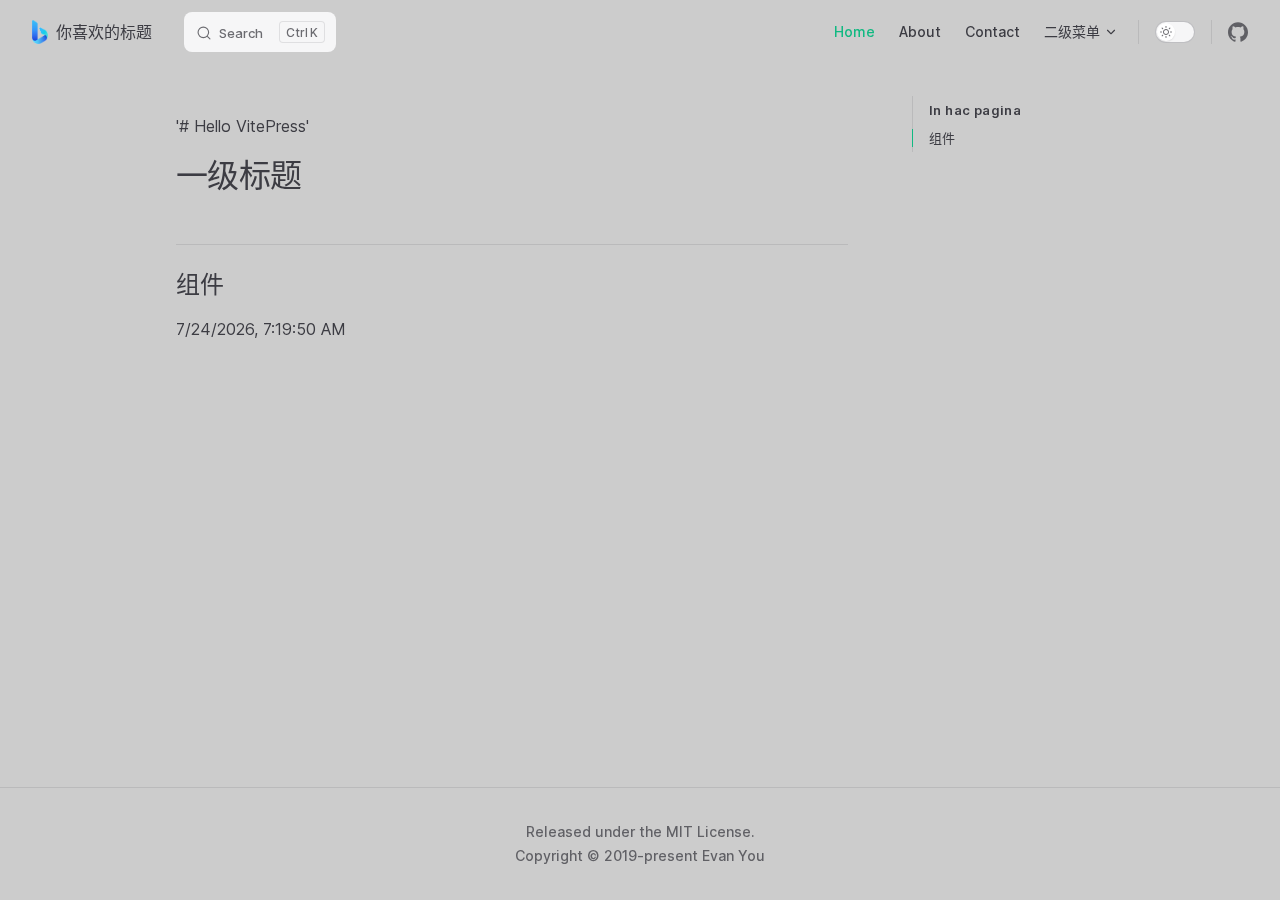
<file: index.html>
<!DOCTYPE html>
<html lang="zh-CN" dir="ltr">
  <head>
    <meta charset="utf-8">
    <meta name="viewport" content="width=device-width,initial-scale=1">
    <title>一级标题 | Hello VitePress</title>
    <meta name="description" content="Just playing around.">
    <link rel="preload stylesheet" href="/assets/style.e12c6dbc.css" as="style">
    
    <script type="module" src="/assets/app.ccf342f5.js"></script>
    <link rel="preload" href="/assets/inter-roman-latin.2ed14f66.woff2" as="font" type="font/woff2" crossorigin="">
    <link rel="modulepreload" href="/assets/chunks/framework.1fddb774.js">
    <link rel="modulepreload" href="/assets/chunks/theme.3c0a6ea1.js">
    <link rel="modulepreload" href="/assets/index.md.fcd726b4.lean.js">
    <script id="check-dark-light">(()=>{const e=localStorage.getItem("vitepress-theme-appearance")||"",a=window.matchMedia("(prefers-color-scheme: dark)").matches;(!e||e==="auto"?a:e==="dark")&&document.documentElement.classList.add("dark")})();</script>
  </head>
  <body>
    <div id="app"><div class="Layout" data-v-df39da25><!--[--><!--]--><!--[--><span tabindex="-1" data-v-62851bb8></span><a href="#VPContent" class="VPSkipLink visually-hidden" data-v-62851bb8> Skip to content </a><!--]--><!----><header class="VPNav" data-v-df39da25 data-v-a32a6387><div class="VPNavBar" data-v-a32a6387 data-v-ccf4f9d9><div class="container" data-v-ccf4f9d9><div class="title" data-v-ccf4f9d9><div class="VPNavBarTitle" data-v-ccf4f9d9 data-v-7e7e0f30><a class="title" href="/" data-v-7e7e0f30><!--[--><!--]--><!--[--><img class="VPImage logo" src="/logo.png" alt data-v-b1bd3d0c><!--]--><!--[-->你喜欢的标题<!--]--><!--[--><!--]--></a></div></div><div class="content" data-v-ccf4f9d9><div class="curtain" data-v-ccf4f9d9></div><div class="content-body" data-v-ccf4f9d9><!--[--><!--]--><div class="VPNavBarSearch search" style="--vp-meta-key:&#39;Meta&#39;;" data-v-ccf4f9d9><!--[--><!----><div id="local-search"><button type="button" class="DocSearch DocSearch-Button" aria-label="Search"><span class="DocSearch-Button-Container"><svg class="DocSearch-Search-Icon" width="20" height="20" viewBox="0 0 20 20" aria-label="search icon"><path d="M14.386 14.386l4.0877 4.0877-4.0877-4.0877c-2.9418 2.9419-7.7115 2.9419-10.6533 0-2.9419-2.9418-2.9419-7.7115 0-10.6533 2.9418-2.9419 7.7115-2.9419 10.6533 0 2.9419 2.9418 2.9419 7.7115 0 10.6533z" stroke="currentColor" fill="none" fill-rule="evenodd" stroke-linecap="round" stroke-linejoin="round"></path></svg><span class="DocSearch-Button-Placeholder">Search</span></span><span class="DocSearch-Button-Keys"><kbd class="DocSearch-Button-Key"></kbd><kbd class="DocSearch-Button-Key">K</kbd></span></button></div><!--]--></div><nav aria-labelledby="main-nav-aria-label" class="VPNavBarMenu menu" data-v-ccf4f9d9 data-v-c5ea8083><span id="main-nav-aria-label" class="visually-hidden" data-v-c5ea8083>Main Navigation</span><!--[--><!--[--><a class="VPLink link VPNavBarMenuLink active" href="/" tabindex="0" data-v-c5ea8083 data-v-d686e32e><!--[-->Home<!--]--></a><!--]--><!--[--><a class="VPLink link VPNavBarMenuLink" href="/about.html" tabindex="0" data-v-c5ea8083 data-v-d686e32e><!--[-->About<!--]--></a><!--]--><!--[--><a class="VPLink link VPNavBarMenuLink" href="/contact.html" tabindex="0" data-v-c5ea8083 data-v-d686e32e><!--[-->Contact<!--]--></a><!--]--><!--[--><div class="VPFlyout VPNavBarMenuGroup" data-v-c5ea8083 data-v-724b4169><button type="button" class="button" aria-haspopup="true" aria-expanded="false" data-v-724b4169><span class="text" data-v-724b4169><!----> 二级菜单 <svg xmlns="http://www.w3.org/2000/svg" aria-hidden="true" focusable="false" viewbox="0 0 24 24" class="text-icon" data-v-724b4169><path d="M12,16c-0.3,0-0.5-0.1-0.7-0.3l-6-6c-0.4-0.4-0.4-1,0-1.4s1-0.4,1.4,0l5.3,5.3l5.3-5.3c0.4-0.4,1-0.4,1.4,0s0.4,1,0,1.4l-6,6C12.5,15.9,12.3,16,12,16z"></path></svg></span></button><div class="menu" data-v-724b4169><div class="VPMenu" data-v-724b4169 data-v-68f0e03b><div class="items" data-v-68f0e03b><!--[--><!--[--><div class="VPMenuLink" data-v-68f0e03b data-v-129f73e8><a class="VPLink link" href="/other/historyToday.html" data-v-129f73e8><!--[-->历史上的今天<!--]--></a></div><!--]--><!--]--></div><!--[--><!--]--></div></div></div><!--]--><!--]--></nav><!----><div class="VPNavBarAppearance appearance" data-v-ccf4f9d9 data-v-0979fa44><button class="VPSwitch VPSwitchAppearance" type="button" role="switch" title="toggle dark mode" aria-checked="false" data-v-0979fa44 data-v-c5c79930 data-v-3ff7ec9e><span class="check" data-v-3ff7ec9e><span class="icon" data-v-3ff7ec9e><!--[--><svg xmlns="http://www.w3.org/2000/svg" aria-hidden="true" focusable="false" viewbox="0 0 24 24" class="sun" data-v-c5c79930><path d="M12,18c-3.3,0-6-2.7-6-6s2.7-6,6-6s6,2.7,6,6S15.3,18,12,18zM12,8c-2.2,0-4,1.8-4,4c0,2.2,1.8,4,4,4c2.2,0,4-1.8,4-4C16,9.8,14.2,8,12,8z"></path><path d="M12,4c-0.6,0-1-0.4-1-1V1c0-0.6,0.4-1,1-1s1,0.4,1,1v2C13,3.6,12.6,4,12,4z"></path><path d="M12,24c-0.6,0-1-0.4-1-1v-2c0-0.6,0.4-1,1-1s1,0.4,1,1v2C13,23.6,12.6,24,12,24z"></path><path d="M5.6,6.6c-0.3,0-0.5-0.1-0.7-0.3L3.5,4.9c-0.4-0.4-0.4-1,0-1.4s1-0.4,1.4,0l1.4,1.4c0.4,0.4,0.4,1,0,1.4C6.2,6.5,5.9,6.6,5.6,6.6z"></path><path d="M19.8,20.8c-0.3,0-0.5-0.1-0.7-0.3l-1.4-1.4c-0.4-0.4-0.4-1,0-1.4s1-0.4,1.4,0l1.4,1.4c0.4,0.4,0.4,1,0,1.4C20.3,20.7,20,20.8,19.8,20.8z"></path><path d="M3,13H1c-0.6,0-1-0.4-1-1s0.4-1,1-1h2c0.6,0,1,0.4,1,1S3.6,13,3,13z"></path><path d="M23,13h-2c-0.6,0-1-0.4-1-1s0.4-1,1-1h2c0.6,0,1,0.4,1,1S23.6,13,23,13z"></path><path d="M4.2,20.8c-0.3,0-0.5-0.1-0.7-0.3c-0.4-0.4-0.4-1,0-1.4l1.4-1.4c0.4-0.4,1-0.4,1.4,0s0.4,1,0,1.4l-1.4,1.4C4.7,20.7,4.5,20.8,4.2,20.8z"></path><path d="M18.4,6.6c-0.3,0-0.5-0.1-0.7-0.3c-0.4-0.4-0.4-1,0-1.4l1.4-1.4c0.4-0.4,1-0.4,1.4,0s0.4,1,0,1.4l-1.4,1.4C18.9,6.5,18.6,6.6,18.4,6.6z"></path></svg><svg xmlns="http://www.w3.org/2000/svg" aria-hidden="true" focusable="false" viewbox="0 0 24 24" class="moon" data-v-c5c79930><path d="M12.1,22c-0.3,0-0.6,0-0.9,0c-5.5-0.5-9.5-5.4-9-10.9c0.4-4.8,4.2-8.6,9-9c0.4,0,0.8,0.2,1,0.5c0.2,0.3,0.2,0.8-0.1,1.1c-2,2.7-1.4,6.4,1.3,8.4c2.1,1.6,5,1.6,7.1,0c0.3-0.2,0.7-0.3,1.1-0.1c0.3,0.2,0.5,0.6,0.5,1c-0.2,2.7-1.5,5.1-3.6,6.8C16.6,21.2,14.4,22,12.1,22zM9.3,4.4c-2.9,1-5,3.6-5.2,6.8c-0.4,4.4,2.8,8.3,7.2,8.7c2.1,0.2,4.2-0.4,5.8-1.8c1.1-0.9,1.9-2.1,2.4-3.4c-2.5,0.9-5.3,0.5-7.5-1.1C9.2,11.4,8.1,7.7,9.3,4.4z"></path></svg><!--]--></span></span></button></div><div class="VPSocialLinks VPNavBarSocialLinks social-links" data-v-ccf4f9d9 data-v-79777ac0 data-v-e0849a22><!--[--><a class="VPSocialLink no-icon" href="https://github.com/aiai0603" aria-label="github" target="_blank" rel="noopener" data-v-e0849a22 data-v-ca478949><svg role="img" viewBox="0 0 24 24" xmlns="http://www.w3.org/2000/svg"><title>GitHub</title><path d="M12 .297c-6.63 0-12 5.373-12 12 0 5.303 3.438 9.8 8.205 11.385.6.113.82-.258.82-.577 0-.285-.01-1.04-.015-2.04-3.338.724-4.042-1.61-4.042-1.61C4.422 18.07 3.633 17.7 3.633 17.7c-1.087-.744.084-.729.084-.729 1.205.084 1.838 1.236 1.838 1.236 1.07 1.835 2.809 1.305 3.495.998.108-.776.417-1.305.76-1.605-2.665-.3-5.466-1.332-5.466-5.93 0-1.31.465-2.38 1.235-3.22-.135-.303-.54-1.523.105-3.176 0 0 1.005-.322 3.3 1.23.96-.267 1.98-.399 3-.405 1.02.006 2.04.138 3 .405 2.28-1.552 3.285-1.23 3.285-1.23.645 1.653.24 2.873.12 3.176.765.84 1.23 1.91 1.23 3.22 0 4.61-2.805 5.625-5.475 5.92.42.36.81 1.096.81 2.22 0 1.606-.015 2.896-.015 3.286 0 .315.21.69.825.57C20.565 22.092 24 17.592 24 12.297c0-6.627-5.373-12-12-12"/></svg></a><!--]--></div><div class="VPFlyout VPNavBarExtra extra" data-v-ccf4f9d9 data-v-54f2e9c5 data-v-724b4169><button type="button" class="button" aria-haspopup="true" aria-expanded="false" aria-label="extra navigation" data-v-724b4169><svg xmlns="http://www.w3.org/2000/svg" aria-hidden="true" focusable="false" viewbox="0 0 24 24" class="icon" data-v-724b4169><circle cx="12" cy="12" r="2"></circle><circle cx="19" cy="12" r="2"></circle><circle cx="5" cy="12" r="2"></circle></svg></button><div class="menu" data-v-724b4169><div class="VPMenu" data-v-724b4169 data-v-68f0e03b><!----><!--[--><!--[--><!----><div class="group" data-v-54f2e9c5><div class="item appearance" data-v-54f2e9c5><p class="label" data-v-54f2e9c5>Appearance</p><div class="appearance-action" data-v-54f2e9c5><button class="VPSwitch VPSwitchAppearance" type="button" role="switch" title="toggle dark mode" aria-checked="false" data-v-54f2e9c5 data-v-c5c79930 data-v-3ff7ec9e><span class="check" data-v-3ff7ec9e><span class="icon" data-v-3ff7ec9e><!--[--><svg xmlns="http://www.w3.org/2000/svg" aria-hidden="true" focusable="false" viewbox="0 0 24 24" class="sun" data-v-c5c79930><path d="M12,18c-3.3,0-6-2.7-6-6s2.7-6,6-6s6,2.7,6,6S15.3,18,12,18zM12,8c-2.2,0-4,1.8-4,4c0,2.2,1.8,4,4,4c2.2,0,4-1.8,4-4C16,9.8,14.2,8,12,8z"></path><path d="M12,4c-0.6,0-1-0.4-1-1V1c0-0.6,0.4-1,1-1s1,0.4,1,1v2C13,3.6,12.6,4,12,4z"></path><path d="M12,24c-0.6,0-1-0.4-1-1v-2c0-0.6,0.4-1,1-1s1,0.4,1,1v2C13,23.6,12.6,24,12,24z"></path><path d="M5.6,6.6c-0.3,0-0.5-0.1-0.7-0.3L3.5,4.9c-0.4-0.4-0.4-1,0-1.4s1-0.4,1.4,0l1.4,1.4c0.4,0.4,0.4,1,0,1.4C6.2,6.5,5.9,6.6,5.6,6.6z"></path><path d="M19.8,20.8c-0.3,0-0.5-0.1-0.7-0.3l-1.4-1.4c-0.4-0.4-0.4-1,0-1.4s1-0.4,1.4,0l1.4,1.4c0.4,0.4,0.4,1,0,1.4C20.3,20.7,20,20.8,19.8,20.8z"></path><path d="M3,13H1c-0.6,0-1-0.4-1-1s0.4-1,1-1h2c0.6,0,1,0.4,1,1S3.6,13,3,13z"></path><path d="M23,13h-2c-0.6,0-1-0.4-1-1s0.4-1,1-1h2c0.6,0,1,0.4,1,1S23.6,13,23,13z"></path><path d="M4.2,20.8c-0.3,0-0.5-0.1-0.7-0.3c-0.4-0.4-0.4-1,0-1.4l1.4-1.4c0.4-0.4,1-0.4,1.4,0s0.4,1,0,1.4l-1.4,1.4C4.7,20.7,4.5,20.8,4.2,20.8z"></path><path d="M18.4,6.6c-0.3,0-0.5-0.1-0.7-0.3c-0.4-0.4-0.4-1,0-1.4l1.4-1.4c0.4-0.4,1-0.4,1.4,0s0.4,1,0,1.4l-1.4,1.4C18.9,6.5,18.6,6.6,18.4,6.6z"></path></svg><svg xmlns="http://www.w3.org/2000/svg" aria-hidden="true" focusable="false" viewbox="0 0 24 24" class="moon" data-v-c5c79930><path d="M12.1,22c-0.3,0-0.6,0-0.9,0c-5.5-0.5-9.5-5.4-9-10.9c0.4-4.8,4.2-8.6,9-9c0.4,0,0.8,0.2,1,0.5c0.2,0.3,0.2,0.8-0.1,1.1c-2,2.7-1.4,6.4,1.3,8.4c2.1,1.6,5,1.6,7.1,0c0.3-0.2,0.7-0.3,1.1-0.1c0.3,0.2,0.5,0.6,0.5,1c-0.2,2.7-1.5,5.1-3.6,6.8C16.6,21.2,14.4,22,12.1,22zM9.3,4.4c-2.9,1-5,3.6-5.2,6.8c-0.4,4.4,2.8,8.3,7.2,8.7c2.1,0.2,4.2-0.4,5.8-1.8c1.1-0.9,1.9-2.1,2.4-3.4c-2.5,0.9-5.3,0.5-7.5-1.1C9.2,11.4,8.1,7.7,9.3,4.4z"></path></svg><!--]--></span></span></button></div></div></div><div class="group" data-v-54f2e9c5><div class="item social-links" data-v-54f2e9c5><div class="VPSocialLinks social-links-list" data-v-54f2e9c5 data-v-e0849a22><!--[--><a class="VPSocialLink no-icon" href="https://github.com/aiai0603" aria-label="github" target="_blank" rel="noopener" data-v-e0849a22 data-v-ca478949><svg role="img" viewBox="0 0 24 24" xmlns="http://www.w3.org/2000/svg"><title>GitHub</title><path d="M12 .297c-6.63 0-12 5.373-12 12 0 5.303 3.438 9.8 8.205 11.385.6.113.82-.258.82-.577 0-.285-.01-1.04-.015-2.04-3.338.724-4.042-1.61-4.042-1.61C4.422 18.07 3.633 17.7 3.633 17.7c-1.087-.744.084-.729.084-.729 1.205.084 1.838 1.236 1.838 1.236 1.07 1.835 2.809 1.305 3.495.998.108-.776.417-1.305.76-1.605-2.665-.3-5.466-1.332-5.466-5.93 0-1.31.465-2.38 1.235-3.22-.135-.303-.54-1.523.105-3.176 0 0 1.005-.322 3.3 1.23.96-.267 1.98-.399 3-.405 1.02.006 2.04.138 3 .405 2.28-1.552 3.285-1.23 3.285-1.23.645 1.653.24 2.873.12 3.176.765.84 1.23 1.91 1.23 3.22 0 4.61-2.805 5.625-5.475 5.92.42.36.81 1.096.81 2.22 0 1.606-.015 2.896-.015 3.286 0 .315.21.69.825.57C20.565 22.092 24 17.592 24 12.297c0-6.627-5.373-12-12-12"/></svg></a><!--]--></div></div></div><!--]--><!--]--></div></div></div><!--[--><!--]--><button type="button" class="VPNavBarHamburger hamburger" aria-label="mobile navigation" aria-expanded="false" aria-controls="VPNavScreen" data-v-ccf4f9d9 data-v-337db325><span class="container" data-v-337db325><span class="top" data-v-337db325></span><span class="middle" data-v-337db325></span><span class="bottom" data-v-337db325></span></span></button></div></div></div></div><!----></header><div class="VPLocalNav fixed reached-top" data-v-df39da25 data-v-1d8ce381><!----><div class="VPLocalNavOutlineDropdown" style="--vp-vh:0px;" data-v-1d8ce381 data-v-a99d9644><button data-v-a99d9644>Return to top</button><!----></div></div><!----><div class="VPContent" id="VPContent" data-v-df39da25 data-v-ca56803f><div class="VPDoc has-aside" data-v-ca56803f data-v-aa784cbe><!--[--><!--]--><div class="container" data-v-aa784cbe><div class="aside" data-v-aa784cbe><div class="aside-curtain" data-v-aa784cbe></div><div class="aside-container" data-v-aa784cbe><div class="aside-content" data-v-aa784cbe><div class="VPDocAside" data-v-aa784cbe data-v-6c27c03a><!--[--><!--]--><!--[--><!--]--><div class="VPDocAsideOutline" data-v-6c27c03a data-v-5f7dc612><div class="content" data-v-5f7dc612><div class="outline-marker" data-v-5f7dc612></div><div class="outline-title" data-v-5f7dc612>In hac pagina</div><nav aria-labelledby="doc-outline-aria-label" data-v-5f7dc612><span class="visually-hidden" id="doc-outline-aria-label" data-v-5f7dc612> Table of Contents for current page </span><ul class="root" data-v-5f7dc612 data-v-24a74f3a><!--[--><!--]--></ul></nav></div></div><!--[--><!--]--><div class="spacer" data-v-6c27c03a></div><!--[--><!--]--><!----><!--[--><!--]--><!--[--><!--]--></div></div></div></div><div class="content" data-v-aa784cbe><div class="content-container" data-v-aa784cbe><!--[--><!--]--><!----><main class="main" data-v-aa784cbe><div style="position:relative;" class="vp-doc _index" data-v-aa784cbe><div><p>&#39;# Hello VitePress&#39;</p><h1 id="一级标题" tabindex="-1">一级标题 <a class="header-anchor" href="#一级标题" aria-label="Permalink to &quot;一级标题&quot;">​</a></h1><h2 id="组件" tabindex="-1">组件 <a class="header-anchor" href="#组件" aria-label="Permalink to &quot;组件&quot;">​</a></h2><div></div></div></div></main><footer class="VPDocFooter" data-v-aa784cbe data-v-66c3fca0><!--[--><!--]--><!----><!----></footer><!--[--><!--]--></div></div></div><!--[--><!--]--></div></div><footer class="VPFooter" data-v-df39da25 data-v-3fe37ad1><div class="container" data-v-3fe37ad1><p class="message" data-v-3fe37ad1>Released under the MIT License.</p><p class="copyright" data-v-3fe37ad1>Copyright © 2019-present Evan You</p></div></footer><!--[--><!--]--></div></div>
    <script>window.__VP_HASH_MAP__=JSON.parse("{\"about.md\":\"41c96d4e\",\"other_historytoday.md\":\"4ed88fe0\",\"index.md\":\"fcd726b4\"}");window.__VP_SITE_DATA__=JSON.parse("{\"lang\":\"zh-CN\",\"dir\":\"ltr\",\"title\":\"Hello VitePress\",\"description\":\"Just playing around.\",\"base\":\"/\",\"head\":[],\"appearance\":true,\"themeConfig\":{\"siteTitle\":\"你喜欢的标题\",\"logo\":\"/logo.png\",\"nav\":[{\"text\":\"Home\",\"link\":\"/\"},{\"text\":\"About\",\"link\":\"/about\"},{\"text\":\"Contact\",\"link\":\"/contact\"},{\"text\":\"二级菜单\",\"items\":[{\"text\":\"历史上的今天\",\"link\":\"/other/historyToday\"}]}],\"outlineTitle\":\"In hac pagina\",\"socialLinks\":[{\"icon\":\"github\",\"link\":\"https://github.com/aiai0603\"}],\"search\":{\"provider\":\"local\"},\"footer\":{\"message\":\"Released under the MIT License.\",\"copyright\":\"Copyright © 2019-present Evan You\"}},\"locales\":{},\"scrollOffset\":90,\"cleanUrls\":false}");</script>
    
  </body>
</html>
</file>
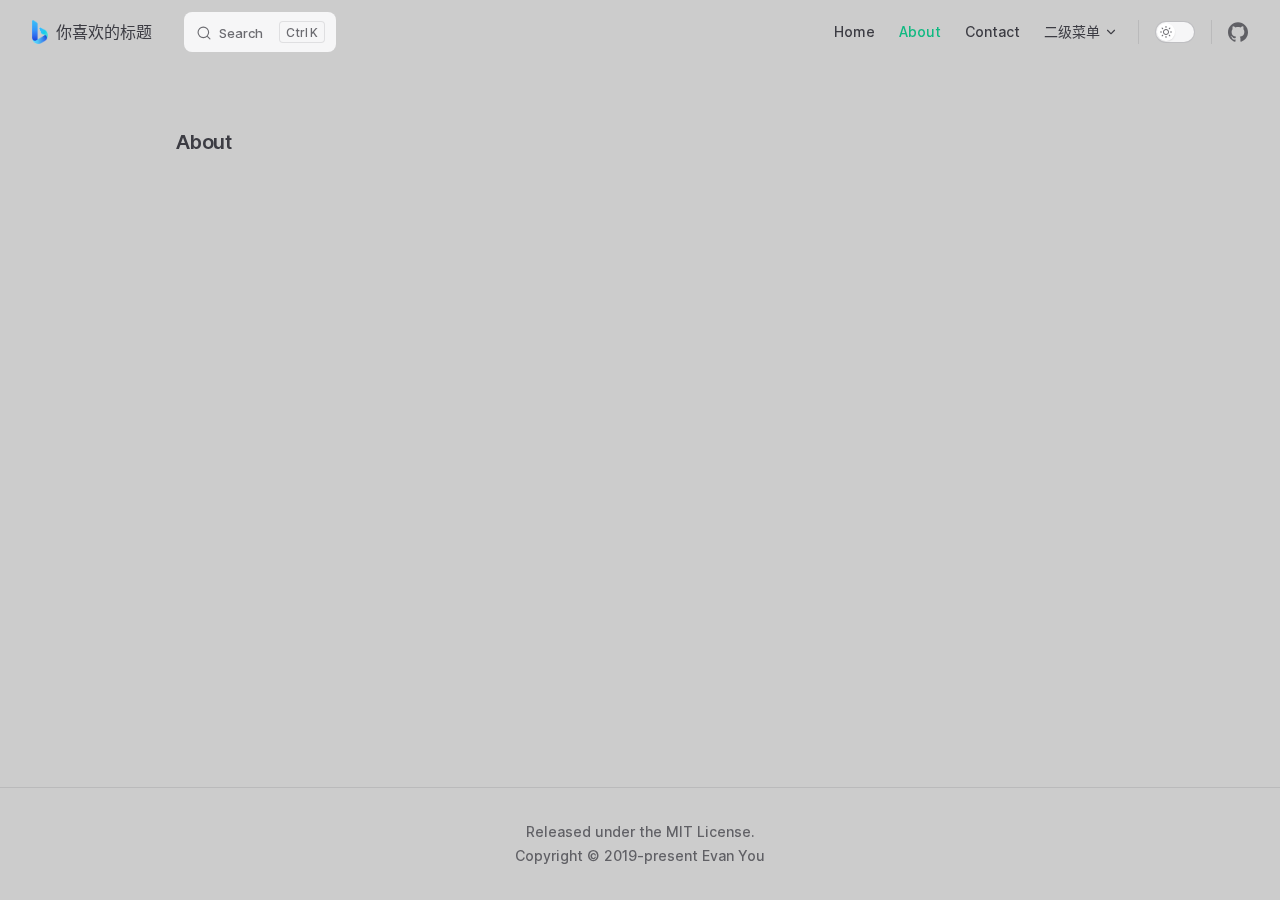
<file: about.html>
<!DOCTYPE html>
<html lang="zh-CN" dir="ltr">
  <head>
    <meta charset="utf-8">
    <meta name="viewport" content="width=device-width,initial-scale=1">
    <title>Hello VitePress | Hello VitePress</title>
    <meta name="description" content="Just playing around.">
    <link rel="preload stylesheet" href="/assets/style.e12c6dbc.css" as="style">
    
    <script type="module" src="/assets/app.ccf342f5.js"></script>
    <link rel="preload" href="/assets/inter-roman-latin.2ed14f66.woff2" as="font" type="font/woff2" crossorigin="">
    <link rel="modulepreload" href="/assets/chunks/framework.1fddb774.js">
    <link rel="modulepreload" href="/assets/chunks/theme.3c0a6ea1.js">
    <link rel="modulepreload" href="/assets/about.md.41c96d4e.lean.js">
    <script id="check-dark-light">(()=>{const e=localStorage.getItem("vitepress-theme-appearance")||"",a=window.matchMedia("(prefers-color-scheme: dark)").matches;(!e||e==="auto"?a:e==="dark")&&document.documentElement.classList.add("dark")})();</script>
  </head>
  <body>
    <div id="app"><div class="Layout" data-v-df39da25><!--[--><!--]--><!--[--><span tabindex="-1" data-v-62851bb8></span><a href="#VPContent" class="VPSkipLink visually-hidden" data-v-62851bb8> Skip to content </a><!--]--><!----><header class="VPNav" data-v-df39da25 data-v-a32a6387><div class="VPNavBar" data-v-a32a6387 data-v-ccf4f9d9><div class="container" data-v-ccf4f9d9><div class="title" data-v-ccf4f9d9><div class="VPNavBarTitle" data-v-ccf4f9d9 data-v-7e7e0f30><a class="title" href="/" data-v-7e7e0f30><!--[--><!--]--><!--[--><img class="VPImage logo" src="/logo.png" alt data-v-b1bd3d0c><!--]--><!--[-->你喜欢的标题<!--]--><!--[--><!--]--></a></div></div><div class="content" data-v-ccf4f9d9><div class="curtain" data-v-ccf4f9d9></div><div class="content-body" data-v-ccf4f9d9><!--[--><!--]--><div class="VPNavBarSearch search" style="--vp-meta-key:&#39;Meta&#39;;" data-v-ccf4f9d9><!--[--><!----><div id="local-search"><button type="button" class="DocSearch DocSearch-Button" aria-label="Search"><span class="DocSearch-Button-Container"><svg class="DocSearch-Search-Icon" width="20" height="20" viewBox="0 0 20 20" aria-label="search icon"><path d="M14.386 14.386l4.0877 4.0877-4.0877-4.0877c-2.9418 2.9419-7.7115 2.9419-10.6533 0-2.9419-2.9418-2.9419-7.7115 0-10.6533 2.9418-2.9419 7.7115-2.9419 10.6533 0 2.9419 2.9418 2.9419 7.7115 0 10.6533z" stroke="currentColor" fill="none" fill-rule="evenodd" stroke-linecap="round" stroke-linejoin="round"></path></svg><span class="DocSearch-Button-Placeholder">Search</span></span><span class="DocSearch-Button-Keys"><kbd class="DocSearch-Button-Key"></kbd><kbd class="DocSearch-Button-Key">K</kbd></span></button></div><!--]--></div><nav aria-labelledby="main-nav-aria-label" class="VPNavBarMenu menu" data-v-ccf4f9d9 data-v-c5ea8083><span id="main-nav-aria-label" class="visually-hidden" data-v-c5ea8083>Main Navigation</span><!--[--><!--[--><a class="VPLink link VPNavBarMenuLink" href="/" tabindex="0" data-v-c5ea8083 data-v-d686e32e><!--[-->Home<!--]--></a><!--]--><!--[--><a class="VPLink link VPNavBarMenuLink active" href="/about.html" tabindex="0" data-v-c5ea8083 data-v-d686e32e><!--[-->About<!--]--></a><!--]--><!--[--><a class="VPLink link VPNavBarMenuLink" href="/contact.html" tabindex="0" data-v-c5ea8083 data-v-d686e32e><!--[-->Contact<!--]--></a><!--]--><!--[--><div class="VPFlyout VPNavBarMenuGroup" data-v-c5ea8083 data-v-724b4169><button type="button" class="button" aria-haspopup="true" aria-expanded="false" data-v-724b4169><span class="text" data-v-724b4169><!----> 二级菜单 <svg xmlns="http://www.w3.org/2000/svg" aria-hidden="true" focusable="false" viewbox="0 0 24 24" class="text-icon" data-v-724b4169><path d="M12,16c-0.3,0-0.5-0.1-0.7-0.3l-6-6c-0.4-0.4-0.4-1,0-1.4s1-0.4,1.4,0l5.3,5.3l5.3-5.3c0.4-0.4,1-0.4,1.4,0s0.4,1,0,1.4l-6,6C12.5,15.9,12.3,16,12,16z"></path></svg></span></button><div class="menu" data-v-724b4169><div class="VPMenu" data-v-724b4169 data-v-68f0e03b><div class="items" data-v-68f0e03b><!--[--><!--[--><div class="VPMenuLink" data-v-68f0e03b data-v-129f73e8><a class="VPLink link" href="/other/historyToday.html" data-v-129f73e8><!--[-->历史上的今天<!--]--></a></div><!--]--><!--]--></div><!--[--><!--]--></div></div></div><!--]--><!--]--></nav><!----><div class="VPNavBarAppearance appearance" data-v-ccf4f9d9 data-v-0979fa44><button class="VPSwitch VPSwitchAppearance" type="button" role="switch" title="toggle dark mode" aria-checked="false" data-v-0979fa44 data-v-c5c79930 data-v-3ff7ec9e><span class="check" data-v-3ff7ec9e><span class="icon" data-v-3ff7ec9e><!--[--><svg xmlns="http://www.w3.org/2000/svg" aria-hidden="true" focusable="false" viewbox="0 0 24 24" class="sun" data-v-c5c79930><path d="M12,18c-3.3,0-6-2.7-6-6s2.7-6,6-6s6,2.7,6,6S15.3,18,12,18zM12,8c-2.2,0-4,1.8-4,4c0,2.2,1.8,4,4,4c2.2,0,4-1.8,4-4C16,9.8,14.2,8,12,8z"></path><path d="M12,4c-0.6,0-1-0.4-1-1V1c0-0.6,0.4-1,1-1s1,0.4,1,1v2C13,3.6,12.6,4,12,4z"></path><path d="M12,24c-0.6,0-1-0.4-1-1v-2c0-0.6,0.4-1,1-1s1,0.4,1,1v2C13,23.6,12.6,24,12,24z"></path><path d="M5.6,6.6c-0.3,0-0.5-0.1-0.7-0.3L3.5,4.9c-0.4-0.4-0.4-1,0-1.4s1-0.4,1.4,0l1.4,1.4c0.4,0.4,0.4,1,0,1.4C6.2,6.5,5.9,6.6,5.6,6.6z"></path><path d="M19.8,20.8c-0.3,0-0.5-0.1-0.7-0.3l-1.4-1.4c-0.4-0.4-0.4-1,0-1.4s1-0.4,1.4,0l1.4,1.4c0.4,0.4,0.4,1,0,1.4C20.3,20.7,20,20.8,19.8,20.8z"></path><path d="M3,13H1c-0.6,0-1-0.4-1-1s0.4-1,1-1h2c0.6,0,1,0.4,1,1S3.6,13,3,13z"></path><path d="M23,13h-2c-0.6,0-1-0.4-1-1s0.4-1,1-1h2c0.6,0,1,0.4,1,1S23.6,13,23,13z"></path><path d="M4.2,20.8c-0.3,0-0.5-0.1-0.7-0.3c-0.4-0.4-0.4-1,0-1.4l1.4-1.4c0.4-0.4,1-0.4,1.4,0s0.4,1,0,1.4l-1.4,1.4C4.7,20.7,4.5,20.8,4.2,20.8z"></path><path d="M18.4,6.6c-0.3,0-0.5-0.1-0.7-0.3c-0.4-0.4-0.4-1,0-1.4l1.4-1.4c0.4-0.4,1-0.4,1.4,0s0.4,1,0,1.4l-1.4,1.4C18.9,6.5,18.6,6.6,18.4,6.6z"></path></svg><svg xmlns="http://www.w3.org/2000/svg" aria-hidden="true" focusable="false" viewbox="0 0 24 24" class="moon" data-v-c5c79930><path d="M12.1,22c-0.3,0-0.6,0-0.9,0c-5.5-0.5-9.5-5.4-9-10.9c0.4-4.8,4.2-8.6,9-9c0.4,0,0.8,0.2,1,0.5c0.2,0.3,0.2,0.8-0.1,1.1c-2,2.7-1.4,6.4,1.3,8.4c2.1,1.6,5,1.6,7.1,0c0.3-0.2,0.7-0.3,1.1-0.1c0.3,0.2,0.5,0.6,0.5,1c-0.2,2.7-1.5,5.1-3.6,6.8C16.6,21.2,14.4,22,12.1,22zM9.3,4.4c-2.9,1-5,3.6-5.2,6.8c-0.4,4.4,2.8,8.3,7.2,8.7c2.1,0.2,4.2-0.4,5.8-1.8c1.1-0.9,1.9-2.1,2.4-3.4c-2.5,0.9-5.3,0.5-7.5-1.1C9.2,11.4,8.1,7.7,9.3,4.4z"></path></svg><!--]--></span></span></button></div><div class="VPSocialLinks VPNavBarSocialLinks social-links" data-v-ccf4f9d9 data-v-79777ac0 data-v-e0849a22><!--[--><a class="VPSocialLink no-icon" href="https://github.com/aiai0603" aria-label="github" target="_blank" rel="noopener" data-v-e0849a22 data-v-ca478949><svg role="img" viewBox="0 0 24 24" xmlns="http://www.w3.org/2000/svg"><title>GitHub</title><path d="M12 .297c-6.63 0-12 5.373-12 12 0 5.303 3.438 9.8 8.205 11.385.6.113.82-.258.82-.577 0-.285-.01-1.04-.015-2.04-3.338.724-4.042-1.61-4.042-1.61C4.422 18.07 3.633 17.7 3.633 17.7c-1.087-.744.084-.729.084-.729 1.205.084 1.838 1.236 1.838 1.236 1.07 1.835 2.809 1.305 3.495.998.108-.776.417-1.305.76-1.605-2.665-.3-5.466-1.332-5.466-5.93 0-1.31.465-2.38 1.235-3.22-.135-.303-.54-1.523.105-3.176 0 0 1.005-.322 3.3 1.23.96-.267 1.98-.399 3-.405 1.02.006 2.04.138 3 .405 2.28-1.552 3.285-1.23 3.285-1.23.645 1.653.24 2.873.12 3.176.765.84 1.23 1.91 1.23 3.22 0 4.61-2.805 5.625-5.475 5.92.42.36.81 1.096.81 2.22 0 1.606-.015 2.896-.015 3.286 0 .315.21.69.825.57C20.565 22.092 24 17.592 24 12.297c0-6.627-5.373-12-12-12"/></svg></a><!--]--></div><div class="VPFlyout VPNavBarExtra extra" data-v-ccf4f9d9 data-v-54f2e9c5 data-v-724b4169><button type="button" class="button" aria-haspopup="true" aria-expanded="false" aria-label="extra navigation" data-v-724b4169><svg xmlns="http://www.w3.org/2000/svg" aria-hidden="true" focusable="false" viewbox="0 0 24 24" class="icon" data-v-724b4169><circle cx="12" cy="12" r="2"></circle><circle cx="19" cy="12" r="2"></circle><circle cx="5" cy="12" r="2"></circle></svg></button><div class="menu" data-v-724b4169><div class="VPMenu" data-v-724b4169 data-v-68f0e03b><!----><!--[--><!--[--><!----><div class="group" data-v-54f2e9c5><div class="item appearance" data-v-54f2e9c5><p class="label" data-v-54f2e9c5>Appearance</p><div class="appearance-action" data-v-54f2e9c5><button class="VPSwitch VPSwitchAppearance" type="button" role="switch" title="toggle dark mode" aria-checked="false" data-v-54f2e9c5 data-v-c5c79930 data-v-3ff7ec9e><span class="check" data-v-3ff7ec9e><span class="icon" data-v-3ff7ec9e><!--[--><svg xmlns="http://www.w3.org/2000/svg" aria-hidden="true" focusable="false" viewbox="0 0 24 24" class="sun" data-v-c5c79930><path d="M12,18c-3.3,0-6-2.7-6-6s2.7-6,6-6s6,2.7,6,6S15.3,18,12,18zM12,8c-2.2,0-4,1.8-4,4c0,2.2,1.8,4,4,4c2.2,0,4-1.8,4-4C16,9.8,14.2,8,12,8z"></path><path d="M12,4c-0.6,0-1-0.4-1-1V1c0-0.6,0.4-1,1-1s1,0.4,1,1v2C13,3.6,12.6,4,12,4z"></path><path d="M12,24c-0.6,0-1-0.4-1-1v-2c0-0.6,0.4-1,1-1s1,0.4,1,1v2C13,23.6,12.6,24,12,24z"></path><path d="M5.6,6.6c-0.3,0-0.5-0.1-0.7-0.3L3.5,4.9c-0.4-0.4-0.4-1,0-1.4s1-0.4,1.4,0l1.4,1.4c0.4,0.4,0.4,1,0,1.4C6.2,6.5,5.9,6.6,5.6,6.6z"></path><path d="M19.8,20.8c-0.3,0-0.5-0.1-0.7-0.3l-1.4-1.4c-0.4-0.4-0.4-1,0-1.4s1-0.4,1.4,0l1.4,1.4c0.4,0.4,0.4,1,0,1.4C20.3,20.7,20,20.8,19.8,20.8z"></path><path d="M3,13H1c-0.6,0-1-0.4-1-1s0.4-1,1-1h2c0.6,0,1,0.4,1,1S3.6,13,3,13z"></path><path d="M23,13h-2c-0.6,0-1-0.4-1-1s0.4-1,1-1h2c0.6,0,1,0.4,1,1S23.6,13,23,13z"></path><path d="M4.2,20.8c-0.3,0-0.5-0.1-0.7-0.3c-0.4-0.4-0.4-1,0-1.4l1.4-1.4c0.4-0.4,1-0.4,1.4,0s0.4,1,0,1.4l-1.4,1.4C4.7,20.7,4.5,20.8,4.2,20.8z"></path><path d="M18.4,6.6c-0.3,0-0.5-0.1-0.7-0.3c-0.4-0.4-0.4-1,0-1.4l1.4-1.4c0.4-0.4,1-0.4,1.4,0s0.4,1,0,1.4l-1.4,1.4C18.9,6.5,18.6,6.6,18.4,6.6z"></path></svg><svg xmlns="http://www.w3.org/2000/svg" aria-hidden="true" focusable="false" viewbox="0 0 24 24" class="moon" data-v-c5c79930><path d="M12.1,22c-0.3,0-0.6,0-0.9,0c-5.5-0.5-9.5-5.4-9-10.9c0.4-4.8,4.2-8.6,9-9c0.4,0,0.8,0.2,1,0.5c0.2,0.3,0.2,0.8-0.1,1.1c-2,2.7-1.4,6.4,1.3,8.4c2.1,1.6,5,1.6,7.1,0c0.3-0.2,0.7-0.3,1.1-0.1c0.3,0.2,0.5,0.6,0.5,1c-0.2,2.7-1.5,5.1-3.6,6.8C16.6,21.2,14.4,22,12.1,22zM9.3,4.4c-2.9,1-5,3.6-5.2,6.8c-0.4,4.4,2.8,8.3,7.2,8.7c2.1,0.2,4.2-0.4,5.8-1.8c1.1-0.9,1.9-2.1,2.4-3.4c-2.5,0.9-5.3,0.5-7.5-1.1C9.2,11.4,8.1,7.7,9.3,4.4z"></path></svg><!--]--></span></span></button></div></div></div><div class="group" data-v-54f2e9c5><div class="item social-links" data-v-54f2e9c5><div class="VPSocialLinks social-links-list" data-v-54f2e9c5 data-v-e0849a22><!--[--><a class="VPSocialLink no-icon" href="https://github.com/aiai0603" aria-label="github" target="_blank" rel="noopener" data-v-e0849a22 data-v-ca478949><svg role="img" viewBox="0 0 24 24" xmlns="http://www.w3.org/2000/svg"><title>GitHub</title><path d="M12 .297c-6.63 0-12 5.373-12 12 0 5.303 3.438 9.8 8.205 11.385.6.113.82-.258.82-.577 0-.285-.01-1.04-.015-2.04-3.338.724-4.042-1.61-4.042-1.61C4.422 18.07 3.633 17.7 3.633 17.7c-1.087-.744.084-.729.084-.729 1.205.084 1.838 1.236 1.838 1.236 1.07 1.835 2.809 1.305 3.495.998.108-.776.417-1.305.76-1.605-2.665-.3-5.466-1.332-5.466-5.93 0-1.31.465-2.38 1.235-3.22-.135-.303-.54-1.523.105-3.176 0 0 1.005-.322 3.3 1.23.96-.267 1.98-.399 3-.405 1.02.006 2.04.138 3 .405 2.28-1.552 3.285-1.23 3.285-1.23.645 1.653.24 2.873.12 3.176.765.84 1.23 1.91 1.23 3.22 0 4.61-2.805 5.625-5.475 5.92.42.36.81 1.096.81 2.22 0 1.606-.015 2.896-.015 3.286 0 .315.21.69.825.57C20.565 22.092 24 17.592 24 12.297c0-6.627-5.373-12-12-12"/></svg></a><!--]--></div></div></div><!--]--><!--]--></div></div></div><!--[--><!--]--><button type="button" class="VPNavBarHamburger hamburger" aria-label="mobile navigation" aria-expanded="false" aria-controls="VPNavScreen" data-v-ccf4f9d9 data-v-337db325><span class="container" data-v-337db325><span class="top" data-v-337db325></span><span class="middle" data-v-337db325></span><span class="bottom" data-v-337db325></span></span></button></div></div></div></div><!----></header><div class="VPLocalNav fixed reached-top" data-v-df39da25 data-v-1d8ce381><!----><div class="VPLocalNavOutlineDropdown" style="--vp-vh:0px;" data-v-1d8ce381 data-v-a99d9644><button data-v-a99d9644>Return to top</button><!----></div></div><!----><div class="VPContent" id="VPContent" data-v-df39da25 data-v-ca56803f><div class="VPDoc has-aside" data-v-ca56803f data-v-aa784cbe><!--[--><!--]--><div class="container" data-v-aa784cbe><div class="aside" data-v-aa784cbe><div class="aside-curtain" data-v-aa784cbe></div><div class="aside-container" data-v-aa784cbe><div class="aside-content" data-v-aa784cbe><div class="VPDocAside" data-v-aa784cbe data-v-6c27c03a><!--[--><!--]--><!--[--><!--]--><div class="VPDocAsideOutline" data-v-6c27c03a data-v-5f7dc612><div class="content" data-v-5f7dc612><div class="outline-marker" data-v-5f7dc612></div><div class="outline-title" data-v-5f7dc612>In hac pagina</div><nav aria-labelledby="doc-outline-aria-label" data-v-5f7dc612><span class="visually-hidden" id="doc-outline-aria-label" data-v-5f7dc612> Table of Contents for current page </span><ul class="root" data-v-5f7dc612 data-v-24a74f3a><!--[--><!--]--></ul></nav></div></div><!--[--><!--]--><div class="spacer" data-v-6c27c03a></div><!--[--><!--]--><!----><!--[--><!--]--><!--[--><!--]--></div></div></div></div><div class="content" data-v-aa784cbe><div class="content-container" data-v-aa784cbe><!--[--><!--]--><!----><main class="main" data-v-aa784cbe><div style="position:relative;" class="vp-doc _about" data-v-aa784cbe><div><h3 id="about" tabindex="-1">About <a class="header-anchor" href="#about" aria-label="Permalink to &quot;About&quot;">​</a></h3></div></div></main><footer class="VPDocFooter" data-v-aa784cbe data-v-66c3fca0><!--[--><!--]--><!----><!----></footer><!--[--><!--]--></div></div></div><!--[--><!--]--></div></div><footer class="VPFooter" data-v-df39da25 data-v-3fe37ad1><div class="container" data-v-3fe37ad1><p class="message" data-v-3fe37ad1>Released under the MIT License.</p><p class="copyright" data-v-3fe37ad1>Copyright © 2019-present Evan You</p></div></footer><!--[--><!--]--></div></div>
    <script>window.__VP_HASH_MAP__=JSON.parse("{\"about.md\":\"41c96d4e\",\"other_historytoday.md\":\"4ed88fe0\",\"index.md\":\"fcd726b4\"}");window.__VP_SITE_DATA__=JSON.parse("{\"lang\":\"zh-CN\",\"dir\":\"ltr\",\"title\":\"Hello VitePress\",\"description\":\"Just playing around.\",\"base\":\"/\",\"head\":[],\"appearance\":true,\"themeConfig\":{\"siteTitle\":\"你喜欢的标题\",\"logo\":\"/logo.png\",\"nav\":[{\"text\":\"Home\",\"link\":\"/\"},{\"text\":\"About\",\"link\":\"/about\"},{\"text\":\"Contact\",\"link\":\"/contact\"},{\"text\":\"二级菜单\",\"items\":[{\"text\":\"历史上的今天\",\"link\":\"/other/historyToday\"}]}],\"outlineTitle\":\"In hac pagina\",\"socialLinks\":[{\"icon\":\"github\",\"link\":\"https://github.com/aiai0603\"}],\"search\":{\"provider\":\"local\"},\"footer\":{\"message\":\"Released under the MIT License.\",\"copyright\":\"Copyright © 2019-present Evan You\"}},\"locales\":{},\"scrollOffset\":90,\"cleanUrls\":false}");</script>
    
  </body>
</html>
</file>
<file: assets/style.e12c6dbc.css>
@font-face{font-family:Inter var;font-weight:100 900;font-display:swap;font-style:normal;font-named-instance:"Regular";src:url(/assets/inter-roman-cyrillic.5f2c6c8c.woff2) format("woff2");unicode-range:U+0301,U+0400-045F,U+0490-0491,U+04B0-04B1,U+2116}@font-face{font-family:Inter var;font-weight:100 900;font-display:swap;font-style:normal;font-named-instance:"Regular";src:url(/assets/inter-roman-cyrillic-ext.e75737ce.woff2) format("woff2");unicode-range:U+0460-052F,U+1C80-1C88,U+20B4,U+2DE0-2DFF,U+A640-A69F,U+FE2E-FE2F}@font-face{font-family:Inter var;font-weight:100 900;font-display:swap;font-style:normal;font-named-instance:"Regular";src:url(/assets/inter-roman-greek.d5a6d92a.woff2) format("woff2");unicode-range:U+0370-03FF}@font-face{font-family:Inter var;font-weight:100 900;font-display:swap;font-style:normal;font-named-instance:"Regular";src:url(/assets/inter-roman-greek-ext.ab0619bc.woff2) format("woff2");unicode-range:U+1F00-1FFF}@font-face{font-family:Inter var;font-weight:100 900;font-display:swap;font-style:normal;font-named-instance:"Regular";src:url(/assets/inter-roman-latin.2ed14f66.woff2) format("woff2");unicode-range:U+0000-00FF,U+0131,U+0152-0153,U+02BB-02BC,U+02C6,U+02DA,U+02DC,U+2000-206F,U+2074,U+20AC,U+2122,U+2191,U+2193,U+2212,U+2215,U+FEFF,U+FFFD}@font-face{font-family:Inter var;font-weight:100 900;font-display:swap;font-style:normal;font-named-instance:"Regular";src:url(/assets/inter-roman-latin-ext.0030eebd.woff2) format("woff2");unicode-range:U+0100-024F,U+0259,U+1E00-1EFF,U+2020,U+20A0-20AB,U+20AD-20CF,U+2113,U+2C60-2C7F,U+A720-A7FF}@font-face{font-family:Inter var;font-weight:100 900;font-display:swap;font-style:normal;font-named-instance:"Regular";src:url(/assets/inter-roman-vietnamese.14ce25a6.woff2) format("woff2");unicode-range:U+0102-0103,U+0110-0111,U+0128-0129,U+0168-0169,U+01A0-01A1,U+01AF-01B0,U+1EA0-1EF9,U+20AB}@font-face{font-family:Inter var;font-weight:100 900;font-display:swap;font-style:italic;font-named-instance:"Italic";src:url(/assets/inter-italic-cyrillic.ea42a392.woff2) format("woff2");unicode-range:U+0301,U+0400-045F,U+0490-0491,U+04B0-04B1,U+2116}@font-face{font-family:Inter var;font-weight:100 900;font-display:swap;font-style:italic;font-named-instance:"Italic";src:url(/assets/inter-italic-cyrillic-ext.33bd5a8e.woff2) format("woff2");unicode-range:U+0460-052F,U+1C80-1C88,U+20B4,U+2DE0-2DFF,U+A640-A69F,U+FE2E-FE2F}@font-face{font-family:Inter var;font-weight:100 900;font-display:swap;font-style:italic;font-named-instance:"Italic";src:url(/assets/inter-italic-greek.8f4463c4.woff2) format("woff2");unicode-range:U+0370-03FF}@font-face{font-family:Inter var;font-weight:100 900;font-display:swap;font-style:italic;font-named-instance:"Italic";src:url(/assets/inter-italic-greek-ext.4fbe9427.woff2) format("woff2");unicode-range:U+1F00-1FFF}@font-face{font-family:Inter var;font-weight:100 900;font-display:swap;font-style:italic;font-named-instance:"Italic";src:url(/assets/inter-italic-latin.bd3b6f56.woff2) format("woff2");unicode-range:U+0000-00FF,U+0131,U+0152-0153,U+02BB-02BC,U+02C6,U+02DA,U+02DC,U+2000-206F,U+2074,U+20AC,U+2122,U+2191,U+2193,U+2212,U+2215,U+FEFF,U+FFFD}@font-face{font-family:Inter var;font-weight:100 900;font-display:swap;font-style:italic;font-named-instance:"Italic";src:url(/assets/inter-italic-latin-ext.bd8920cc.woff2) format("woff2");unicode-range:U+0100-024F,U+0259,U+1E00-1EFF,U+2020,U+20A0-20AB,U+20AD-20CF,U+2113,U+2C60-2C7F,U+A720-A7FF}@font-face{font-family:Inter var;font-weight:100 900;font-display:swap;font-style:italic;font-named-instance:"Italic";src:url(/assets/inter-italic-vietnamese.6ce511fb.woff2) format("woff2");unicode-range:U+0102-0103,U+0110-0111,U+0128-0129,U+0168-0169,U+01A0-01A1,U+01AF-01B0,U+1EA0-1EF9,U+20AB}@font-face{font-family:Chinese Quotes;src:local("PingFang SC Regular"),local("PingFang SC"),local("SimHei"),local("Source Han Sans SC");unicode-range:U+2018,U+2019,U+201C,U+201D}:root{--vp-c-white: #ffffff;--vp-c-black: #000000;--vp-c-gray: #8e8e93;--vp-c-text-light-1: rgba(60, 60, 67);--vp-c-text-light-2: rgba(60, 60, 67, .75);--vp-c-text-light-3: rgba(60, 60, 67, .33);--vp-c-text-dark-1: rgba(255, 255, 245, .86);--vp-c-text-dark-2: rgba(235, 235, 245, .6);--vp-c-text-dark-3: rgba(235, 235, 245, .38);--vp-c-green: #10b981;--vp-c-green-light: #34d399;--vp-c-green-lighter: #6ee7b7;--vp-c-green-dark: #059669;--vp-c-green-darker: #047857;--vp-c-green-dimm-1: rgba(16, 185, 129, .05);--vp-c-green-dimm-2: rgba(16, 185, 129, .2);--vp-c-green-dimm-3: rgba(16, 185, 129, .5);--vp-c-yellow: #d97706;--vp-c-yellow-light: #f59e0b;--vp-c-yellow-lighter: #fbbf24;--vp-c-yellow-dark: #b45309;--vp-c-yellow-darker: #92400e;--vp-c-yellow-dimm-1: rgba(234, 179, 8, .05);--vp-c-yellow-dimm-2: rgba(234, 179, 8, .2);--vp-c-yellow-dimm-3: rgba(234, 179, 8, .5);--vp-c-red: #f43f5e;--vp-c-red-light: #fb7185;--vp-c-red-lighter: #fda4af;--vp-c-red-dark: #e11d48;--vp-c-red-darker: #be123c;--vp-c-red-dimm-1: rgba(244, 63, 94, .05);--vp-c-red-dimm-2: rgba(244, 63, 94, .2);--vp-c-red-dimm-3: rgba(244, 63, 94, .5);--vp-c-sponsor: #db2777}:root{--vp-c-bg: #ffffff;--vp-c-bg-elv: #ffffff;--vp-c-bg-elv-up: #ffffff;--vp-c-bg-elv-down: #f6f6f7;--vp-c-bg-elv-mute: #f6f6f7;--vp-c-bg-soft: #f6f6f7;--vp-c-bg-soft-up: #f9f9fa;--vp-c-bg-soft-down: #e3e3e5;--vp-c-bg-soft-mute: #e3e3e5;--vp-c-bg-alt: #f6f6f7;--vp-c-border: rgba(60, 60, 67, .29);--vp-c-divider: rgba(60, 60, 67, .12);--vp-c-gutter: rgba(60, 60, 67, .12);--vp-c-neutral: var(--vp-c-black);--vp-c-neutral-inverse: var(--vp-c-white);--vp-c-text-1: var(--vp-c-text-light-1);--vp-c-text-2: var(--vp-c-text-light-2);--vp-c-text-3: var(--vp-c-text-light-3);--vp-c-text-inverse-1: var(--vp-c-text-dark-1);--vp-c-text-inverse-2: var(--vp-c-text-dark-2);--vp-c-text-inverse-3: var(--vp-c-text-dark-3);--vp-c-text-code: #476582;--vp-c-brand: var(--vp-c-green);--vp-c-brand-light: var(--vp-c-green-light);--vp-c-brand-lighter: var(--vp-c-green-lighter);--vp-c-brand-dark: var(--vp-c-green-dark);--vp-c-brand-darker: var(--vp-c-green-darker);--vp-c-mute: #f6f6f7;--vp-c-mute-light: #f9f9fc;--vp-c-mute-lighter: #ffffff;--vp-c-mute-dark: #e3e3e5;--vp-c-mute-darker: #d7d7d9}.dark{--vp-c-bg: #1e1e20;--vp-c-bg-elv: #252529;--vp-c-bg-elv-up: #313136;--vp-c-bg-elv-down: #1e1e20;--vp-c-bg-elv-mute: #313136;--vp-c-bg-soft: #252529;--vp-c-bg-soft-up: #313136;--vp-c-bg-soft-down: #1e1e20;--vp-c-bg-soft-mute: #313136;--vp-c-bg-alt: #161618;--vp-c-border: rgba(82, 82, 89, .68);--vp-c-divider: rgba(82, 82, 89, .32);--vp-c-gutter: #000000;--vp-c-neutral: var(--vp-c-white);--vp-c-neutral-inverse: var(--vp-c-black);--vp-c-text-1: var(--vp-c-text-dark-1);--vp-c-text-2: var(--vp-c-text-dark-2);--vp-c-text-3: var(--vp-c-text-dark-3);--vp-c-text-inverse-1: var(--vp-c-text-light-1);--vp-c-text-inverse-2: var(--vp-c-text-light-2);--vp-c-text-inverse-3: var(--vp-c-text-light-3);--vp-c-text-code: #c9def1;--vp-c-mute: #313136;--vp-c-mute-light: #3a3a3c;--vp-c-mute-lighter: #505053;--vp-c-mute-dark: #2c2c30;--vp-c-mute-darker: #252529}:root{--vp-font-family-base: "Chinese Quotes", "Inter var", "Inter", ui-sans-serif, system-ui, -apple-system, BlinkMacSystemFont, "Segoe UI", Roboto, "Helvetica Neue", Helvetica, Arial, "Noto Sans", sans-serif, "Apple Color Emoji", "Segoe UI Emoji", "Segoe UI Symbol", "Noto Color Emoji";--vp-font-family-mono: ui-monospace, SFMono-Regular, "SF Mono", Menlo, Monaco, Consolas, "Liberation Mono", "Courier New", monospace}:root{--vp-shadow-1: 0 1px 2px rgba(0, 0, 0, .04), 0 1px 2px rgba(0, 0, 0, .06);--vp-shadow-2: 0 3px 12px rgba(0, 0, 0, .07), 0 1px 4px rgba(0, 0, 0, .07);--vp-shadow-3: 0 12px 32px rgba(0, 0, 0, .1), 0 2px 6px rgba(0, 0, 0, .08);--vp-shadow-4: 0 14px 44px rgba(0, 0, 0, .12), 0 3px 9px rgba(0, 0, 0, .12);--vp-shadow-5: 0 18px 56px rgba(0, 0, 0, .16), 0 4px 12px rgba(0, 0, 0, .16)}:root{--vp-z-index-local-nav: 10;--vp-z-index-nav: 20;--vp-z-index-layout-top: 30;--vp-z-index-backdrop: 40;--vp-z-index-sidebar: 50;--vp-z-index-footer: 60}:root{--vp-icon-copy: url("data:image/svg+xml,%3Csvg xmlns='http://www.w3.org/2000/svg' fill='none' height='20' width='20' stroke='rgba(128,128,128,1)' stroke-width='2' viewBox='0 0 24 24'%3E%3Cpath stroke-linecap='round' stroke-linejoin='round' d='M9 5H7a2 2 0 0 0-2 2v12a2 2 0 0 0 2 2h10a2 2 0 0 0 2-2V7a2 2 0 0 0-2-2h-2M9 5a2 2 0 0 0 2 2h2a2 2 0 0 0 2-2M9 5a2 2 0 0 1 2-2h2a2 2 0 0 1 2 2'/%3E%3C/svg%3E");--vp-icon-copied: url("data:image/svg+xml,%3Csvg xmlns='http://www.w3.org/2000/svg' fill='none' height='20' width='20' stroke='rgba(128,128,128,1)' stroke-width='2' viewBox='0 0 24 24'%3E%3Cpath stroke-linecap='round' stroke-linejoin='round' d='M9 5H7a2 2 0 0 0-2 2v12a2 2 0 0 0 2 2h10a2 2 0 0 0 2-2V7a2 2 0 0 0-2-2h-2M9 5a2 2 0 0 0 2 2h2a2 2 0 0 0 2-2M9 5a2 2 0 0 1 2-2h2a2 2 0 0 1 2 2m-6 9 2 2 4-4'/%3E%3C/svg%3E")}:root{--vp-layout-max-width: 1440px}:root{--vp-header-anchor-symbol: "#"}:root{--vp-code-line-height: 1.7;--vp-code-font-size: .875em;--vp-c-code-dimm: var(--vp-c-text-dark-3);--vp-code-block-color: var(--vp-c-text-dark-1);--vp-code-block-bg: #292b30;--vp-code-block-bg-light: #1e1e20;--vp-code-block-divider-color: #000000;--vp-code-line-highlight-color: rgba(0, 0, 0, .5);--vp-code-line-number-color: var(--vp-c-code-dimm);--vp-code-line-diff-add-color: var(--vp-c-green-dimm-2);--vp-code-line-diff-add-symbol-color: var(--vp-c-green);--vp-code-line-diff-remove-color: var(--vp-c-red-dimm-2);--vp-code-line-diff-remove-symbol-color: var(--vp-c-red);--vp-code-line-warning-color: var(--vp-c-yellow-dimm-2);--vp-code-line-error-color: var(--vp-c-red-dimm-2);--vp-code-copy-code-border-color: transparent;--vp-code-copy-code-bg: var(--vp-code-block-bg-light);--vp-code-copy-code-hover-border-color: var(--vp-c-divider);--vp-code-copy-code-hover-bg: var(--vp-code-block-bg-light);--vp-code-copy-code-active-text: var(--vp-c-text-dark-2);--vp-code-tab-divider: var(--vp-code-block-divider-color);--vp-code-tab-text-color: var(--vp-c-text-dark-2);--vp-code-tab-bg: var(--vp-code-block-bg);--vp-code-tab-hover-text-color: var(--vp-c-text-dark-1);--vp-code-tab-active-text-color: var(--vp-c-text-dark-1);--vp-code-tab-active-bar-color: var(--vp-c-brand)}.dark{--vp-code-block-bg: #161618}:root:not(.dark) .vp-adaptive-theme{--vp-c-code-dimm: var(--vp-c-text-2);--vp-code-block-color: var(--vp-c-text-1);--vp-code-block-bg: #f8f8f8;--vp-code-block-divider-color: var(--vp-c-divider);--vp-code-line-highlight-color: #ececec;--vp-code-line-number-color: var(--vp-c-code-dimm);--vp-code-copy-code-bg: #e2e2e2;--vp-code-copy-code-hover-bg: #dcdcdc;--vp-code-copy-code-active-text: var(--vp-c-text-2);--vp-code-tab-divider: var(--vp-c-divider);--vp-code-tab-text-color: var(--vp-c-text-2);--vp-code-tab-bg: var(--vp-code-block-bg);--vp-code-tab-hover-text-color: var(--vp-c-text-1);--vp-code-tab-active-text-color: var(--vp-c-text-1)}:root{--vp-button-brand-border: var(--vp-c-brand-lighter);--vp-button-brand-text: var(--vp-c-white);--vp-button-brand-bg: var(--vp-c-brand);--vp-button-brand-hover-border: var(--vp-c-brand-lighter);--vp-button-brand-hover-text: var(--vp-c-white);--vp-button-brand-hover-bg: var(--vp-c-brand-dark);--vp-button-brand-active-border: var(--vp-c-brand-lighter);--vp-button-brand-active-text: var(--vp-c-white);--vp-button-brand-active-bg: var(--vp-c-brand-darker);--vp-button-alt-border: var(--vp-c-border);--vp-button-alt-text: var(--vp-c-neutral);--vp-button-alt-bg: var(--vp-c-mute);--vp-button-alt-hover-border: var(--vp-c-border);--vp-button-alt-hover-text: var(--vp-c-neutral);--vp-button-alt-hover-bg: var(--vp-c-mute-dark);--vp-button-alt-active-border: var(--vp-c-border);--vp-button-alt-active-text: var(--vp-c-neutral);--vp-button-alt-active-bg: var(--vp-c-mute-darker);--vp-button-sponsor-border: var(--vp-c-gray-light-3);--vp-button-sponsor-text: var(--vp-c-text-light-2);--vp-button-sponsor-bg: transparent;--vp-button-sponsor-hover-border: var(--vp-c-sponsor);--vp-button-sponsor-hover-text: var(--vp-c-sponsor);--vp-button-sponsor-hover-bg: transparent;--vp-button-sponsor-active-border: var(--vp-c-sponsor);--vp-button-sponsor-active-text: var(--vp-c-sponsor);--vp-button-sponsor-active-bg: transparent}.dark{--vp-button-sponsor-border: var(--vp-c-gray-dark-1);--vp-button-sponsor-text: var(--vp-c-text-dark-2)}:root{--vp-custom-block-font-size: 14px;--vp-custom-block-code-font-size: 13px;--vp-custom-block-info-border: var(--vp-c-border);--vp-custom-block-info-text: var(--vp-c-text-2);--vp-custom-block-info-bg: var(--vp-c-bg-soft-up);--vp-custom-block-info-code-bg: var(--vp-c-bg-soft);--vp-custom-block-tip-border: var(--vp-c-green);--vp-custom-block-tip-text: var(--vp-c-green-dark);--vp-custom-block-tip-bg: var(--vp-c-bg-soft-up);--vp-custom-block-tip-code-bg: var(--vp-c-bg-soft);--vp-custom-block-warning-border: var(--vp-c-yellow);--vp-custom-block-warning-text: var(--vp-c-yellow);--vp-custom-block-warning-bg: var(--vp-c-bg-soft-up);--vp-custom-block-warning-code-bg: var(--vp-c-bg-soft);--vp-custom-block-danger-border: var(--vp-c-red);--vp-custom-block-danger-text: var(--vp-c-red);--vp-custom-block-danger-bg: var(--vp-c-bg-soft-up);--vp-custom-block-danger-code-bg: var(--vp-c-bg-soft);--vp-custom-block-details-border: var(--vp-custom-block-info-border);--vp-custom-block-details-text: var(--vp-custom-block-info-text);--vp-custom-block-details-bg: var(--vp-custom-block-info-bg);--vp-custom-block-details-code-bg: var(--vp-custom-block-details-bg)}:root{--vp-input-border-color: var(--vp-c-border);--vp-input-bg-color: var(--vp-c-bg-alt);--vp-input-hover-border-color: var(--vp-c-gray);--vp-input-switch-bg-color: var(--vp-c-mute)}:root{--vp-nav-height: 64px;--vp-nav-bg-color: var(--vp-c-bg);--vp-nav-screen-bg-color: var(--vp-c-bg);--vp-nav-logo-height: 24px}:root{--vp-local-nav-bg-color: var(--vp-c-bg)}:root{--vp-sidebar-width: 272px;--vp-sidebar-bg-color: var(--vp-c-bg-alt)}:root{--vp-backdrop-bg-color: rgba(0, 0, 0, .6)}:root{--vp-home-hero-name-color: var(--vp-c-brand);--vp-home-hero-name-background: transparent;--vp-home-hero-image-background-image: none;--vp-home-hero-image-filter: none}:root{--vp-badge-info-border: var(--vp-c-border);--vp-badge-info-text: var(--vp-c-text-2);--vp-badge-info-bg: var(--vp-c-bg-soft-up);--vp-badge-tip-border: var(--vp-c-green-dark);--vp-badge-tip-text: var(--vp-c-green);--vp-badge-tip-bg: var(--vp-c-green-dimm-1);--vp-badge-warning-border: var(--vp-c-yellow-dark);--vp-badge-warning-text: var(--vp-c-yellow);--vp-badge-warning-bg: var(--vp-c-yellow-dimm-1);--vp-badge-danger-border: var(--vp-c-red-dark);--vp-badge-danger-text: var(--vp-c-red);--vp-badge-danger-bg: var(--vp-c-red-dimm-1)}:root{--vp-carbon-ads-text-color: var(--vp-c-text-1);--vp-carbon-ads-poweredby-color: var(--vp-c-text-2);--vp-carbon-ads-bg-color: var(--vp-c-bg-soft);--vp-carbon-ads-hover-text-color: var(--vp-c-brand);--vp-carbon-ads-hover-poweredby-color: var(--vp-c-text-1)}:root{--vp-local-search-bg: var(--vp-c-bg);--vp-local-search-result-bg: var(--vp-c-bg);--vp-local-search-result-border: var(--vp-c-divider);--vp-local-search-result-selected-bg: var(--vp-c-bg);--vp-local-search-result-selected-border: var(--vp-c-brand);--vp-local-search-highlight-bg: var(--vp-c-green-lighter);--vp-local-search-highlight-text: var(--vp-c-black)}*,:before,:after{box-sizing:border-box}html{line-height:1.4;font-size:16px;-webkit-text-size-adjust:100%}html.dark{color-scheme:dark}body{margin:0;width:100%;min-width:320px;min-height:100vh;line-height:24px;font-family:var(--vp-font-family-base);font-size:16px;font-weight:400;color:var(--vp-c-text-1);background-color:var(--vp-c-bg);direction:ltr;font-synthesis:style;text-rendering:optimizeLegibility;-webkit-font-smoothing:antialiased;-moz-osx-font-smoothing:grayscale}main{display:block}h1,h2,h3,h4,h5,h6{margin:0;line-height:24px;font-size:16px;font-weight:400}p{margin:0}strong,b{font-weight:600}a,area,button,[role=button],input,label,select,summary,textarea{touch-action:manipulation}a{color:inherit;text-decoration:inherit}ol,ul{list-style:none;margin:0;padding:0}blockquote{margin:0}pre,code,kbd,samp{font-family:var(--vp-font-family-mono)}img,svg,video,canvas,audio,iframe,embed,object{display:block}figure{margin:0}img,video{max-width:100%;height:auto}button,input,optgroup,select,textarea{border:0;padding:0;line-height:inherit;color:inherit}button{padding:0;font-family:inherit;background-color:transparent;background-image:none}button:enabled,[role=button]:enabled{cursor:pointer}button:focus,button:focus-visible{outline:1px dotted;outline:4px auto -webkit-focus-ring-color}button:focus:not(:focus-visible){outline:none!important}input:focus,textarea:focus,select:focus{outline:none}table{border-collapse:collapse}input{background-color:transparent}input:-ms-input-placeholder,textarea:-ms-input-placeholder{color:var(--vp-c-text-3)}input::-ms-input-placeholder,textarea::-ms-input-placeholder{color:var(--vp-c-text-3)}input::placeholder,textarea::placeholder{color:var(--vp-c-text-3)}input::-webkit-outer-spin-button,input::-webkit-inner-spin-button{-webkit-appearance:none;margin:0}input[type=number]{-moz-appearance:textfield}textarea{resize:vertical}select{-webkit-appearance:none}fieldset{margin:0;padding:0}h1,h2,h3,h4,h5,h6,li,p{overflow-wrap:break-word}vite-error-overlay{z-index:9999}.visually-hidden{position:absolute;width:1px;height:1px;white-space:nowrap;clip:rect(0 0 0 0);clip-path:inset(50%);overflow:hidden}.custom-block{border:1px solid transparent;border-radius:8px;padding:16px 16px 8px;line-height:24px;font-size:var(--vp-custom-block-font-size);color:var(--vp-c-text-2)}.custom-block.info{border-color:var(--vp-custom-block-info-border);color:var(--vp-custom-block-info-text);background-color:var(--vp-custom-block-info-bg)}.custom-block.custom-block th,.custom-block.custom-block blockquote>p{font-size:var(--vp-custom-block-font-size);color:inherit}.custom-block.info code{background-color:var(--vp-custom-block-info-code-bg)}.custom-block.tip{border-color:var(--vp-custom-block-tip-border);color:var(--vp-custom-block-tip-text);background-color:var(--vp-custom-block-tip-bg)}.custom-block.tip code{background-color:var(--vp-custom-block-tip-code-bg)}.custom-block.warning{border-color:var(--vp-custom-block-warning-border);color:var(--vp-custom-block-warning-text);background-color:var(--vp-custom-block-warning-bg)}.custom-block.warning code{background-color:var(--vp-custom-block-warning-code-bg)}.custom-block.danger{border-color:var(--vp-custom-block-danger-border);color:var(--vp-custom-block-danger-text);background-color:var(--vp-custom-block-danger-bg)}.custom-block.danger code{background-color:var(--vp-custom-block-danger-code-bg)}.custom-block.details{border-color:var(--vp-custom-block-details-border);color:var(--vp-custom-block-details-text);background-color:var(--vp-custom-block-details-bg)}.custom-block.details code{background-color:var(--vp-custom-block-details-code-bg)}.custom-block-title{font-weight:600}.custom-block p+p{margin:8px 0}.custom-block.details summary{margin:0 0 8px;font-weight:700;cursor:pointer}.custom-block.details summary+p{margin:8px 0}.custom-block a{color:inherit;font-weight:600}.custom-block a:hover{text-decoration:underline}.custom-block code{font-size:var(--vp-custom-block-code-font-size)}.dark .vp-code-light{display:none}html:not(.dark) .vp-code-dark{display:none}.vp-code-group{margin-top:16px}.vp-code-group .tabs{position:relative;display:flex;margin-right:-24px;margin-left:-24px;padding:0 12px;background-color:var(--vp-code-tab-bg);overflow-x:auto;overflow-y:hidden}.vp-code-group .tabs:after{position:absolute;right:0;bottom:0;left:0;height:1px;background-color:var(--vp-code-tab-divider);content:""}@media (min-width: 640px){.vp-code-group .tabs{margin-right:0;margin-left:0;border-radius:8px 8px 0 0}}.vp-code-group .tabs input{position:absolute;opacity:0;pointer-events:none}.vp-code-group .tabs label{position:relative;display:inline-block;border-bottom:1px solid transparent;padding:0 12px;line-height:48px;font-size:14px;font-weight:500;color:var(--vp-code-tab-text-color);white-space:nowrap;cursor:pointer;transition:color .25s}.vp-code-group .tabs label:after{position:absolute;right:8px;bottom:-1px;left:8px;z-index:1;height:1px;content:"";background-color:transparent;transition:background-color .25s}.vp-code-group label:hover{color:var(--vp-code-tab-hover-text-color)}.vp-code-group input:checked+label{color:var(--vp-code-tab-active-text-color)}.vp-code-group input:checked+label:after{background-color:var(--vp-code-tab-active-bar-color)}.vp-code-group div[class*=language-]{display:none;margin-top:0!important;border-top-left-radius:0!important;border-top-right-radius:0!important}.vp-code-group div[class*=language-].active{display:block}.vp-doc h1,.vp-doc h2,.vp-doc h3,.vp-doc h4,.vp-doc h5,.vp-doc h6{position:relative;font-weight:600;outline:none}.vp-doc h1{letter-spacing:-.02em;line-height:40px;font-size:28px}.vp-doc h2{margin:48px 0 16px;border-top:1px solid var(--vp-c-divider);padding-top:24px;letter-spacing:-.02em;line-height:32px;font-size:24px}.vp-doc h3{margin:32px 0 0;letter-spacing:-.01em;line-height:28px;font-size:20px}.vp-doc .header-anchor{float:left;margin-left:-.87em;padding-right:.23em;font-weight:500;-webkit-user-select:none;user-select:none;opacity:0;transition:color .25s,opacity .25s}.vp-doc .header-anchor:before{content:var(--vp-header-anchor-symbol)}.vp-doc h1:hover .header-anchor,.vp-doc h1 .header-anchor:focus,.vp-doc h2:hover .header-anchor,.vp-doc h2 .header-anchor:focus,.vp-doc h3:hover .header-anchor,.vp-doc h3 .header-anchor:focus,.vp-doc h4:hover .header-anchor,.vp-doc h4 .header-anchor:focus,.vp-doc h5:hover .header-anchor,.vp-doc h5 .header-anchor:focus,.vp-doc h6:hover .header-anchor,.vp-doc h6 .header-anchor:focus{opacity:1}@media (min-width: 768px){.vp-doc h1{letter-spacing:-.02em;line-height:40px;font-size:32px}}.vp-doc p,.vp-doc summary{margin:16px 0}.vp-doc p{line-height:28px}.vp-doc blockquote{margin:16px 0;border-left:2px solid var(--vp-c-divider);padding-left:16px;transition:border-color .5s}.vp-doc blockquote>p{margin:0;font-size:16px;color:var(--vp-c-text-2);transition:color .5s}.vp-doc a{font-weight:500;color:var(--vp-c-brand);text-decoration-style:dotted;transition:color .25s}.vp-doc a:hover{text-decoration:underline}.vp-doc strong{font-weight:600}.vp-doc ul,.vp-doc ol{padding-left:1.25rem;margin:16px 0}.vp-doc ul{list-style:disc}.vp-doc ol{list-style:decimal}.vp-doc li+li{margin-top:8px}.vp-doc li>ol,.vp-doc li>ul{margin:8px 0 0}.vp-doc table{display:block;border-collapse:collapse;margin:20px 0;overflow-x:auto}.vp-doc tr{border-top:1px solid var(--vp-c-divider);transition:background-color .5s}.vp-doc tr:nth-child(2n){background-color:var(--vp-c-bg-soft)}.vp-doc th,.vp-doc td{border:1px solid var(--vp-c-divider);padding:8px 16px}.vp-doc th{text-align:left;font-size:14px;font-weight:600;color:var(--vp-c-text-2);background-color:var(--vp-c-bg-soft)}.vp-doc td{font-size:14px}.vp-doc hr{margin:16px 0;border:none;border-top:1px solid var(--vp-c-divider)}.vp-doc .custom-block{margin:16px 0}.vp-doc .custom-block p{margin:8px 0;line-height:24px}.vp-doc .custom-block p:first-child{margin:0}.vp-doc .custom-block a{color:inherit;font-weight:600}.vp-doc .custom-block a:hover{text-decoration:underline}.vp-doc .custom-block code{font-size:var(--vp-custom-block-code-font-size);font-weight:700;color:inherit}.vp-doc .custom-block div[class*=language-]{margin:8px 0;border-radius:8px}.vp-doc .custom-block div[class*=language-] code{font-weight:400;background-color:transparent}.vp-doc .custom-block .vp-code-group .tabs{margin:0;border-radius:8px 8px 0 0}.vp-doc :not(pre,h1,h2,h3,h4,h5,h6)>code{font-size:var(--vp-code-font-size)}.vp-doc :not(pre)>code{border-radius:4px;padding:3px 6px;color:var(--vp-c-text-code);background-color:var(--vp-c-mute);transition:color .5s,background-color .5s}.vp-doc h1>code,.vp-doc h2>code,.vp-doc h3>code{font-size:.9em}.vp-doc a>code{color:var(--vp-c-brand);transition:color .25s}.vp-doc a:hover>code{color:var(--vp-c-brand-dark)}.vp-doc div[class*=language-]{position:relative;margin:16px -24px;background-color:var(--vp-code-block-bg);overflow-x:auto;transition:background-color .5s}@media (min-width: 640px){.vp-doc div[class*=language-]{border-radius:8px;margin:16px 0}}@media (max-width: 639px){.vp-doc li div[class*=language-]{border-radius:8px 0 0 8px}}.vp-doc div[class*=language-]+div[class*=language-],.vp-doc div[class$=-api]+div[class*=language-],.vp-doc div[class*=language-]+div[class$=-api]>div[class*=language-]{margin-top:-8px}.vp-doc [class*=language-] pre,.vp-doc [class*=language-] code{direction:ltr;text-align:left;white-space:pre;word-spacing:normal;word-break:normal;word-wrap:normal;-moz-tab-size:4;-o-tab-size:4;tab-size:4;-webkit-hyphens:none;-moz-hyphens:none;-ms-hyphens:none;hyphens:none}.vp-doc [class*=language-] pre{position:relative;z-index:1;margin:0;padding:20px 0;background:transparent;overflow-x:auto}.vp-doc [class*=language-] code{display:block;padding:0 24px;width:fit-content;min-width:100%;line-height:var(--vp-code-line-height);font-size:var(--vp-code-font-size);color:var(--vp-code-block-color);transition:color .5s}.vp-doc [class*=language-] code .highlighted{background-color:var(--vp-code-line-highlight-color);transition:background-color .5s;margin:0 -24px;padding:0 24px;width:calc(100% + 48px);display:inline-block}.vp-doc [class*=language-] code .highlighted.error{background-color:var(--vp-code-line-error-color)}.vp-doc [class*=language-] code .highlighted.warning{background-color:var(--vp-code-line-warning-color)}.vp-doc [class*=language-] code .diff{transition:background-color .5s;margin:0 -24px;padding:0 24px;width:calc(100% + 48px);display:inline-block}.vp-doc [class*=language-] code .diff:before{position:absolute;left:10px}.vp-doc [class*=language-] .has-focused-lines .line:not(.has-focus){filter:blur(.095rem);opacity:.4;transition:filter .35s,opacity .35s}.vp-doc [class*=language-] .has-focused-lines .line:not(.has-focus){opacity:.7;transition:filter .35s,opacity .35s}.vp-doc [class*=language-]:hover .has-focused-lines .line:not(.has-focus){filter:blur(0);opacity:1}.vp-doc [class*=language-] code .diff.remove{background-color:var(--vp-code-line-diff-remove-color);opacity:.7}.vp-doc [class*=language-] code .diff.remove:before{content:"-";color:var(--vp-code-line-diff-remove-symbol-color)}.vp-doc [class*=language-] code .diff.add{background-color:var(--vp-code-line-diff-add-color)}.vp-doc [class*=language-] code .diff.add:before{content:"+";color:var(--vp-code-line-diff-add-symbol-color)}.vp-doc div[class*=language-].line-numbers-mode{padding-left:32px}.vp-doc .line-numbers-wrapper{position:absolute;top:0;bottom:0;left:0;z-index:3;border-right:1px solid var(--vp-code-block-divider-color);padding-top:20px;width:32px;text-align:center;font-family:var(--vp-font-family-mono);line-height:var(--vp-code-line-height);font-size:var(--vp-code-font-size);color:var(--vp-code-line-number-color);transition:border-color .5s,color .5s}.vp-doc [class*=language-]>button.copy{direction:ltr;position:absolute;top:12px;right:12px;z-index:3;border:1px solid var(--vp-code-copy-code-border-color);border-radius:4px;width:40px;height:40px;background-color:var(--vp-code-copy-code-bg);opacity:0;cursor:pointer;background-image:var(--vp-icon-copy);background-position:50%;background-size:20px;background-repeat:no-repeat;transition:border-color .25s,background-color .25s,opacity .25s}.vp-doc [class*=language-]:hover>button.copy,.vp-doc [class*=language-]>button.copy:focus{opacity:1}.vp-doc [class*=language-]>button.copy:hover,.vp-doc [class*=language-]>button.copy.copied{border-color:var(--vp-code-copy-code-hover-border-color);background-color:var(--vp-code-copy-code-hover-bg)}.vp-doc [class*=language-]>button.copy.copied,.vp-doc [class*=language-]>button.copy:hover.copied{border-radius:0 4px 4px 0;background-color:var(--vp-code-copy-code-hover-bg);background-image:var(--vp-icon-copied)}.vp-doc [class*=language-]>button.copy.copied:before,.vp-doc [class*=language-]>button.copy:hover.copied:before{position:relative;top:-1px;left:-65px;display:flex;justify-content:center;align-items:center;border:1px solid var(--vp-code-copy-code-hover-border-color);border-right:0;border-radius:4px 0 0 4px;width:64px;height:40px;text-align:center;font-size:12px;font-weight:500;color:var(--vp-code-copy-code-active-text);background-color:var(--vp-code-copy-code-hover-bg);white-space:nowrap;content:"Copied"}.vp-doc [class*=language-]>span.lang{position:absolute;top:2px;right:8px;z-index:2;font-size:12px;font-weight:500;color:var(--vp-c-code-dimm);transition:color .4s,opacity .4s}.vp-doc [class*=language-]:hover>button.copy+span.lang,.vp-doc [class*=language-]>button.copy:focus+span.lang{opacity:0}.vp-doc .VPTeamMembers{margin-top:24px}.vp-doc .VPTeamMembers.small.count-1 .container{margin:0!important;max-width:calc((100% - 24px)/2)!important}.vp-doc .VPTeamMembers.small.count-2 .container,.vp-doc .VPTeamMembers.small.count-3 .container{max-width:100%!important}.vp-doc .VPTeamMembers.medium.count-1 .container{margin:0!important;max-width:calc((100% - 24px)/2)!important}:is(.vp-external-link-icon,.vp-doc a[href*="://"],.vp-doc a[target=_blank]):not(.no-icon):after{display:inline-block;margin-top:-1px;margin-left:4px;width:11px;height:11px;background:currentColor;color:var(--vp-c-text-3);flex-shrink:0;--icon: url("data:image/svg+xml, %3Csvg xmlns='http://www.w3.org/2000/svg' viewBox='0 0 24 24' %3E%3Cpath d='M0 0h24v24H0V0z' fill='none' /%3E%3Cpath d='M9 5v2h6.59L4 18.59 5.41 20 17 8.41V15h2V5H9z' /%3E%3C/svg%3E");-webkit-mask-image:var(--icon);mask-image:var(--icon)}.vp-external-link-icon:after{content:""}.vp-sponsor{border-radius:16px;overflow:hidden}.vp-sponsor.aside{border-radius:12px}.vp-sponsor-section+.vp-sponsor-section{margin-top:4px}.vp-sponsor-tier{margin-bottom:4px;text-align:center;letter-spacing:1px;line-height:24px;width:100%;font-weight:600;color:var(--vp-c-text-2);background-color:var(--vp-c-bg-soft)}.vp-sponsor.normal .vp-sponsor-tier{padding:13px 0 11px;font-size:14px}.vp-sponsor.aside .vp-sponsor-tier{padding:9px 0 7px;font-size:12px}.vp-sponsor-grid+.vp-sponsor-tier{margin-top:4px}.vp-sponsor-grid{display:flex;flex-wrap:wrap;gap:4px}.vp-sponsor-grid.xmini .vp-sponsor-grid-link{height:64px}.vp-sponsor-grid.xmini .vp-sponsor-grid-image{max-width:64px;max-height:22px}.vp-sponsor-grid.mini .vp-sponsor-grid-link{height:72px}.vp-sponsor-grid.mini .vp-sponsor-grid-image{max-width:96px;max-height:24px}.vp-sponsor-grid.small .vp-sponsor-grid-link{height:96px}.vp-sponsor-grid.small .vp-sponsor-grid-image{max-width:96px;max-height:24px}.vp-sponsor-grid.medium .vp-sponsor-grid-link{height:112px}.vp-sponsor-grid.medium .vp-sponsor-grid-image{max-width:120px;max-height:36px}.vp-sponsor-grid.big .vp-sponsor-grid-link{height:184px}.vp-sponsor-grid.big .vp-sponsor-grid-image{max-width:192px;max-height:56px}.vp-sponsor-grid[data-vp-grid="2"] .vp-sponsor-grid-item{width:calc((100% - 4px)/2)}.vp-sponsor-grid[data-vp-grid="3"] .vp-sponsor-grid-item{width:calc((100% - 4px * 2) / 3)}.vp-sponsor-grid[data-vp-grid="4"] .vp-sponsor-grid-item{width:calc((100% - 12px)/4)}.vp-sponsor-grid[data-vp-grid="5"] .vp-sponsor-grid-item{width:calc((100% - 16px)/5)}.vp-sponsor-grid[data-vp-grid="6"] .vp-sponsor-grid-item{width:calc((100% - 4px * 5) / 6)}.vp-sponsor-grid-item{flex-shrink:0;width:100%;background-color:var(--vp-c-bg-soft);transition:background-color .25s}.vp-sponsor-grid-item:hover{background-color:var(--vp-c-bg-soft-down)}.vp-sponsor-grid-item:hover .vp-sponsor-grid-image{filter:grayscale(0) invert(0)}.vp-sponsor-grid-item.empty:hover{background-color:var(--vp-c-bg-soft)}.dark .vp-sponsor-grid-item:hover{background-color:var(--vp-c-white)}.dark .vp-sponsor-grid-item.empty:hover{background-color:var(--vp-c-bg-soft)}.vp-sponsor-grid-link{display:flex}.vp-sponsor-grid-box{display:flex;justify-content:center;align-items:center;width:100%}.vp-sponsor-grid-image{max-width:100%;filter:grayscale(1);transition:filter .25s}.dark .vp-sponsor-grid-image{filter:grayscale(1) invert(1)}.VPBadge[data-v-9acf571d]{display:inline-block;margin-left:2px;border:1px solid transparent;border-radius:10px;padding:0 8px;line-height:18px;font-size:12px;font-weight:600;transform:translateY(-2px)}h1 .VPBadge[data-v-9acf571d],h2 .VPBadge[data-v-9acf571d],h3 .VPBadge[data-v-9acf571d],h4 .VPBadge[data-v-9acf571d],h5 .VPBadge[data-v-9acf571d],h6 .VPBadge[data-v-9acf571d]{vertical-align:top}h2 .VPBadge[data-v-9acf571d]{border-radius:11px;line-height:20px}.VPBadge.info[data-v-9acf571d]{border-color:var(--vp-badge-info-border);color:var(--vp-badge-info-text);background-color:var(--vp-badge-info-bg)}.VPBadge.tip[data-v-9acf571d]{border-color:var(--vp-badge-tip-border);color:var(--vp-badge-tip-text);background-color:var(--vp-badge-tip-bg)}.VPBadge.warning[data-v-9acf571d]{border-color:var(--vp-badge-warning-border);color:var(--vp-badge-warning-text);background-color:var(--vp-badge-warning-bg)}.VPBadge.danger[data-v-9acf571d]{border-color:var(--vp-badge-danger-border);color:var(--vp-badge-danger-text);background-color:var(--vp-badge-danger-bg)}.VPBackdrop[data-v-0ae85de0]{position:fixed;top:0;right:0;bottom:0;left:0;z-index:var(--vp-z-index-backdrop);background:var(--vp-backdrop-bg-color);transition:opacity .5s}.VPBackdrop.fade-enter-from[data-v-0ae85de0],.VPBackdrop.fade-leave-to[data-v-0ae85de0]{opacity:0}.VPBackdrop.fade-leave-active[data-v-0ae85de0]{transition-duration:.25s}@media (min-width: 1280px){.VPBackdrop[data-v-0ae85de0]{display:none}}.NotFound[data-v-2dadae79]{padding:64px 24px 96px;text-align:center}@media (min-width: 768px){.NotFound[data-v-2dadae79]{padding:96px 32px 168px}}.code[data-v-2dadae79]{line-height:64px;font-size:64px;font-weight:600}.title[data-v-2dadae79]{padding-top:12px;letter-spacing:2px;line-height:20px;font-size:20px;font-weight:700}.divider[data-v-2dadae79]{margin:24px auto 18px;width:64px;height:1px;background-color:var(--vp-c-divider)}.quote[data-v-2dadae79]{margin:0 auto;max-width:256px;font-size:14px;font-weight:500;color:var(--vp-c-text-2)}.action[data-v-2dadae79]{padding-top:20px}.link[data-v-2dadae79]{display:inline-block;border:1px solid var(--vp-c-brand);border-radius:16px;padding:3px 16px;font-size:14px;font-weight:500;color:var(--vp-c-brand);transition:border-color .25s,color .25s}.link[data-v-2dadae79]:hover{border-color:var(--vp-c-brand-dark);color:var(--vp-c-brand-dark)}.root[data-v-24a74f3a]{position:relative;z-index:1}.nested[data-v-24a74f3a]{padding-left:13px}.outline-link[data-v-24a74f3a]{display:block;line-height:28px;color:var(--vp-c-text-2);white-space:nowrap;overflow:hidden;text-overflow:ellipsis;transition:color .5s;font-weight:500}.outline-link[data-v-24a74f3a]:hover,.outline-link.active[data-v-24a74f3a]{color:var(--vp-c-text-1);transition:color .25s}.outline-link.nested[data-v-24a74f3a]{padding-left:13px}.VPDocAsideOutline[data-v-5f7dc612]{display:none}.VPDocAsideOutline.has-outline[data-v-5f7dc612]{display:block}.content[data-v-5f7dc612]{position:relative;border-left:1px solid var(--vp-c-divider);padding-left:16px;font-size:13px;font-weight:500}.outline-marker[data-v-5f7dc612]{position:absolute;top:32px;left:-1px;z-index:0;opacity:0;width:1px;height:18px;background-color:var(--vp-c-brand);transition:top .25s cubic-bezier(0,1,.5,1),background-color .5s,opacity .25s}.outline-title[data-v-5f7dc612]{letter-spacing:.4px;line-height:28px;font-size:13px;font-weight:600}.VPDocAside[data-v-6c27c03a]{display:flex;flex-direction:column;flex-grow:1}.spacer[data-v-6c27c03a]{flex-grow:1}.VPDocAside[data-v-6c27c03a] .spacer+.VPDocAsideSponsors,.VPDocAside[data-v-6c27c03a] .spacer+.VPDocAsideCarbonAds{margin-top:24px}.VPDocAside[data-v-6c27c03a] .VPDocAsideSponsors+.VPDocAsideCarbonAds{margin-top:16px}.VPLastUpdated[data-v-e6622399]{line-height:24px;font-size:14px;font-weight:500;color:var(--vp-c-text-2)}@media (min-width: 640px){.VPLastUpdated[data-v-e6622399]{line-height:32px;font-size:14px;font-weight:500}}.VPDocFooter[data-v-66c3fca0]{margin-top:64px}.edit-info[data-v-66c3fca0]{padding-bottom:18px}@media (min-width: 640px){.edit-info[data-v-66c3fca0]{display:flex;justify-content:space-between;align-items:center;padding-bottom:14px}}.edit-link-button[data-v-66c3fca0]{display:flex;align-items:center;border:0;line-height:32px;font-size:14px;font-weight:500;color:var(--vp-c-brand);transition:color .25s}.edit-link-button[data-v-66c3fca0]:hover{color:var(--vp-c-brand-dark)}.edit-link-icon[data-v-66c3fca0]{margin-right:8px;width:14px;height:14px;fill:currentColor}.prev-next[data-v-66c3fca0]{border-top:1px solid var(--vp-c-divider);padding-top:24px;display:grid;grid-row-gap:8px}@media (min-width: 640px){.prev-next[data-v-66c3fca0]{grid-template-columns:repeat(2,1fr);grid-column-gap:16px}}.pager-link[data-v-66c3fca0]{display:block;border:1px solid var(--vp-c-divider);border-radius:8px;padding:11px 16px 13px;width:100%;height:100%;transition:border-color .25s}.pager-link[data-v-66c3fca0]:hover{border-color:var(--vp-c-brand)}.pager-link.next[data-v-66c3fca0]{margin-left:auto;text-align:right}.desc[data-v-66c3fca0]{display:block;line-height:20px;font-size:12px;font-weight:500;color:var(--vp-c-text-2)}.title[data-v-66c3fca0]{display:block;line-height:20px;font-size:14px;font-weight:500;color:var(--vp-c-brand);transition:color .25s}.VPDocOutlineDropdown[data-v-8a26b39b]{margin-bottom:42px}.VPDocOutlineDropdown button[data-v-8a26b39b]{display:block;font-size:14px;font-weight:500;line-height:24px;color:var(--vp-c-text-2);transition:color .5s;border:1px solid var(--vp-c-border);padding:4px 12px;border-radius:8px}.VPDocOutlineDropdown button[data-v-8a26b39b]:hover{color:var(--vp-c-text-1);transition:color .25s}.VPDocOutlineDropdown button.open[data-v-8a26b39b]{color:var(--vp-c-text-1)}.icon[data-v-8a26b39b]{display:inline-block;vertical-align:middle;margin-left:2px;width:14px;height:14px;fill:currentColor}[data-v-8a26b39b] .outline-link{font-size:13px}.open>.icon[data-v-8a26b39b]{transform:rotate(90deg)}.items[data-v-8a26b39b]{margin-top:10px;border-left:1px solid var(--vp-c-divider)}.VPDoc[data-v-aa784cbe]{padding:32px 24px 96px;width:100%}.VPDoc .VPDocOutlineDropdown[data-v-aa784cbe]{display:none}@media (min-width: 960px) and (max-width: 1279px){.VPDoc .VPDocOutlineDropdown[data-v-aa784cbe]{display:block}}@media (min-width: 768px){.VPDoc[data-v-aa784cbe]{padding:48px 32px 128px}}@media (min-width: 960px){.VPDoc[data-v-aa784cbe]{padding:32px 32px 0}.VPDoc:not(.has-sidebar) .container[data-v-aa784cbe]{display:flex;justify-content:center;max-width:992px}.VPDoc:not(.has-sidebar) .content[data-v-aa784cbe]{max-width:752px}}@media (min-width: 1280px){.VPDoc .container[data-v-aa784cbe]{display:flex;justify-content:center}.VPDoc .aside[data-v-aa784cbe]{display:block}}@media (min-width: 1440px){.VPDoc:not(.has-sidebar) .content[data-v-aa784cbe]{max-width:784px}.VPDoc:not(.has-sidebar) .container[data-v-aa784cbe]{max-width:1104px}}.container[data-v-aa784cbe]{margin:0 auto;width:100%}.aside[data-v-aa784cbe]{position:relative;display:none;order:2;flex-grow:1;padding-left:32px;width:100%;max-width:256px}.left-aside[data-v-aa784cbe]{order:1;padding-left:unset;padding-right:32px}.aside-container[data-v-aa784cbe]{position:fixed;top:0;padding-top:calc(var(--vp-nav-height) + var(--vp-layout-top-height, 0px) + var(--vp-doc-top-height, 0px) + 32px);width:224px;height:100vh;overflow-x:hidden;overflow-y:auto;scrollbar-width:none}.aside-container[data-v-aa784cbe]::-webkit-scrollbar{display:none}.aside-curtain[data-v-aa784cbe]{position:fixed;bottom:0;z-index:10;width:224px;height:32px;background:linear-gradient(transparent,var(--vp-c-bg) 70%)}.aside-content[data-v-aa784cbe]{display:flex;flex-direction:column;min-height:calc(100vh - (var(--vp-nav-height) + var(--vp-layout-top-height, 0px) + 32px));padding-bottom:32px}.content[data-v-aa784cbe]{position:relative;margin:0 auto;width:100%}@media (min-width: 960px){.content[data-v-aa784cbe]{padding:0 32px 128px}}@media (min-width: 1280px){.content[data-v-aa784cbe]{order:1;margin:0;min-width:640px}}.content-container[data-v-aa784cbe]{margin:0 auto}.VPDoc.has-aside .content-container[data-v-aa784cbe]{max-width:688px}.external-link-icon-enabled[data-v-aa784cbe] :is(.vp-doc a[href*="://"],.vp-doc a[target=_blank]):after{content:"";color:currentColor}.VPButton[data-v-7b52330e]{display:inline-block;border:1px solid transparent;text-align:center;font-weight:600;white-space:nowrap;transition:color .25s,border-color .25s,background-color .25s}.VPButton[data-v-7b52330e]:active{transition:color .1s,border-color .1s,background-color .1s}.VPButton.medium[data-v-7b52330e]{border-radius:20px;padding:0 20px;line-height:38px;font-size:14px}.VPButton.big[data-v-7b52330e]{border-radius:24px;padding:0 24px;line-height:46px;font-size:16px}.VPButton.brand[data-v-7b52330e]{border-color:var(--vp-button-brand-border);color:var(--vp-button-brand-text);background-color:var(--vp-button-brand-bg)}.VPButton.brand[data-v-7b52330e]:hover{border-color:var(--vp-button-brand-hover-border);color:var(--vp-button-brand-hover-text);background-color:var(--vp-button-brand-hover-bg)}.VPButton.brand[data-v-7b52330e]:active{border-color:var(--vp-button-brand-active-border);color:var(--vp-button-brand-active-text);background-color:var(--vp-button-brand-active-bg)}.VPButton.alt[data-v-7b52330e]{border-color:var(--vp-button-alt-border);color:var(--vp-button-alt-text);background-color:var(--vp-button-alt-bg)}.VPButton.alt[data-v-7b52330e]:hover{border-color:var(--vp-button-alt-hover-border);color:var(--vp-button-alt-hover-text);background-color:var(--vp-button-alt-hover-bg)}.VPButton.alt[data-v-7b52330e]:active{border-color:var(--vp-button-alt-active-border);color:var(--vp-button-alt-active-text);background-color:var(--vp-button-alt-active-bg)}.VPButton.sponsor[data-v-7b52330e]{border-color:var(--vp-button-sponsor-border);color:var(--vp-button-sponsor-text);background-color:var(--vp-button-sponsor-bg)}.VPButton.sponsor[data-v-7b52330e]:hover{border-color:var(--vp-button-sponsor-hover-border);color:var(--vp-button-sponsor-hover-text);background-color:var(--vp-button-sponsor-hover-bg)}.VPButton.sponsor[data-v-7b52330e]:active{border-color:var(--vp-button-sponsor-active-border);color:var(--vp-button-sponsor-active-text);background-color:var(--vp-button-sponsor-active-bg)}html:not(.dark) .VPImage.dark[data-v-b1bd3d0c]{display:none}.dark .VPImage.light[data-v-b1bd3d0c]{display:none}.VPHero[data-v-2dcd40f9]{margin-top:calc((var(--vp-nav-height) + var(--vp-layout-top-height, 0px)) * -1);padding:calc(var(--vp-nav-height) + var(--vp-layout-top-height, 0px) + 48px) 24px 48px}@media (min-width: 640px){.VPHero[data-v-2dcd40f9]{padding:calc(var(--vp-nav-height) + var(--vp-layout-top-height, 0px) + 80px) 48px 64px}}@media (min-width: 960px){.VPHero[data-v-2dcd40f9]{padding:calc(var(--vp-nav-height) + var(--vp-layout-top-height, 0px) + 80px) 64px 64px}}.container[data-v-2dcd40f9]{display:flex;flex-direction:column;margin:0 auto;max-width:1152px}@media (min-width: 960px){.container[data-v-2dcd40f9]{flex-direction:row}}.main[data-v-2dcd40f9]{position:relative;z-index:10;order:2;flex-grow:1;flex-shrink:0}.VPHero.has-image .container[data-v-2dcd40f9]{text-align:center}@media (min-width: 960px){.VPHero.has-image .container[data-v-2dcd40f9]{text-align:left}}@media (min-width: 960px){.main[data-v-2dcd40f9]{order:1;width:calc((100% / 3) * 2)}.VPHero.has-image .main[data-v-2dcd40f9]{max-width:592px}}.name[data-v-2dcd40f9],.text[data-v-2dcd40f9]{max-width:392px;letter-spacing:-.4px;line-height:40px;font-size:32px;font-weight:700;white-space:pre-wrap}.VPHero.has-image .name[data-v-2dcd40f9],.VPHero.has-image .text[data-v-2dcd40f9]{margin:0 auto}.name[data-v-2dcd40f9]{color:var(--vp-home-hero-name-color)}.clip[data-v-2dcd40f9]{background:var(--vp-home-hero-name-background);-webkit-background-clip:text;background-clip:text;-webkit-text-fill-color:var(--vp-home-hero-name-color)}@media (min-width: 640px){.name[data-v-2dcd40f9],.text[data-v-2dcd40f9]{max-width:576px;line-height:56px;font-size:48px}}@media (min-width: 960px){.name[data-v-2dcd40f9],.text[data-v-2dcd40f9]{line-height:64px;font-size:56px}.VPHero.has-image .name[data-v-2dcd40f9],.VPHero.has-image .text[data-v-2dcd40f9]{margin:0}}.tagline[data-v-2dcd40f9]{padding-top:8px;max-width:392px;line-height:28px;font-size:18px;font-weight:500;white-space:pre-wrap;color:var(--vp-c-text-2)}.VPHero.has-image .tagline[data-v-2dcd40f9]{margin:0 auto}@media (min-width: 640px){.tagline[data-v-2dcd40f9]{padding-top:12px;max-width:576px;line-height:32px;font-size:20px}}@media (min-width: 960px){.tagline[data-v-2dcd40f9]{line-height:36px;font-size:24px}.VPHero.has-image .tagline[data-v-2dcd40f9]{margin:0}}.actions[data-v-2dcd40f9]{display:flex;flex-wrap:wrap;margin:-6px;padding-top:24px}.VPHero.has-image .actions[data-v-2dcd40f9]{justify-content:center}@media (min-width: 640px){.actions[data-v-2dcd40f9]{padding-top:32px}}@media (min-width: 960px){.VPHero.has-image .actions[data-v-2dcd40f9]{justify-content:flex-start}}.action[data-v-2dcd40f9]{flex-shrink:0;padding:6px}.image[data-v-2dcd40f9]{order:1;margin:-76px -24px -48px}@media (min-width: 640px){.image[data-v-2dcd40f9]{margin:-108px -24px -48px}}@media (min-width: 960px){.image[data-v-2dcd40f9]{flex-grow:1;order:2;margin:0;min-height:100%}}.image-container[data-v-2dcd40f9]{position:relative;margin:0 auto;width:320px;height:320px}@media (min-width: 640px){.image-container[data-v-2dcd40f9]{width:392px;height:392px}}@media (min-width: 960px){.image-container[data-v-2dcd40f9]{display:flex;justify-content:center;align-items:center;width:100%;height:100%;transform:translate(-32px,-32px)}}.image-bg[data-v-2dcd40f9]{position:absolute;top:50%;left:50%;border-radius:50%;width:192px;height:192px;background-image:var(--vp-home-hero-image-background-image);filter:var(--vp-home-hero-image-filter);transform:translate(-50%,-50%)}@media (min-width: 640px){.image-bg[data-v-2dcd40f9]{width:256px;height:256px}}@media (min-width: 960px){.image-bg[data-v-2dcd40f9]{width:320px;height:320px}}[data-v-2dcd40f9] .image-src{position:absolute;top:50%;left:50%;max-width:192px;max-height:192px;transform:translate(-50%,-50%)}@media (min-width: 640px){[data-v-2dcd40f9] .image-src{max-width:256px;max-height:256px}}@media (min-width: 960px){[data-v-2dcd40f9] .image-src{max-width:320px;max-height:320px}}.VPFeature[data-v-c71adac8]{display:block;border:1px solid var(--vp-c-bg-soft);border-radius:12px;height:100%;background-color:var(--vp-c-bg-soft);transition:border-color .25s,background-color .25s}.VPFeature.link[data-v-c71adac8]:hover{border-color:var(--vp-c-brand);background-color:var(--vp-c-bg-soft-up)}.box[data-v-c71adac8]{display:flex;flex-direction:column;padding:24px;height:100%}.VPFeature[data-v-c71adac8] .VPImage{width:48px;height:48px;margin-bottom:20px}.icon[data-v-c71adac8]{display:flex;justify-content:center;align-items:center;margin-bottom:20px;border-radius:6px;background-color:var(--vp-c-bg-soft-down);width:48px;height:48px;font-size:24px;transition:background-color .25s}.title[data-v-c71adac8]{line-height:24px;font-size:16px;font-weight:600}.details[data-v-c71adac8]{flex-grow:1;padding-top:8px;line-height:24px;font-size:14px;font-weight:500;color:var(--vp-c-text-2)}.link-text[data-v-c71adac8]{padding-top:8px}.link-text-value[data-v-c71adac8]{display:flex;align-items:center;font-size:14px;font-weight:500;color:var(--vp-c-brand)}.link-text-icon[data-v-c71adac8]{display:inline-block;margin-left:6px;width:14px;height:14px;fill:currentColor}.VPFeatures[data-v-e42de37c]{position:relative;padding:0 24px}@media (min-width: 640px){.VPFeatures[data-v-e42de37c]{padding:0 48px}}@media (min-width: 960px){.VPFeatures[data-v-e42de37c]{padding:0 64px}}.container[data-v-e42de37c]{margin:0 auto;max-width:1152px}.items[data-v-e42de37c]{display:flex;flex-wrap:wrap;margin:-8px}.item[data-v-e42de37c]{padding:8px;width:100%}@media (min-width: 640px){.item.grid-2[data-v-e42de37c],.item.grid-4[data-v-e42de37c],.item.grid-6[data-v-e42de37c]{width:50%}}@media (min-width: 768px){.item.grid-2[data-v-e42de37c],.item.grid-4[data-v-e42de37c]{width:50%}.item.grid-3[data-v-e42de37c],.item.grid-6[data-v-e42de37c]{width:calc(100% / 3)}}@media (min-width: 960px){.item.grid-4[data-v-e42de37c]{width:25%}}.VPHome[data-v-edfd9509]{padding-bottom:96px}.VPHome[data-v-edfd9509] .VPHomeSponsors{margin-top:112px;margin-bottom:-128px}@media (min-width: 768px){.VPHome[data-v-edfd9509]{padding-bottom:128px}}.VPContent[data-v-ca56803f]{flex-grow:1;flex-shrink:0;margin:var(--vp-layout-top-height, 0px) auto 0;width:100%}.VPContent.is-home[data-v-ca56803f]{width:100%;max-width:100%}.VPContent.has-sidebar[data-v-ca56803f]{margin:0}@media (min-width: 960px){.VPContent[data-v-ca56803f]{padding-top:var(--vp-nav-height)}.VPContent.has-sidebar[data-v-ca56803f]{margin:var(--vp-layout-top-height, 0px) 0 0;padding-left:var(--vp-sidebar-width)}}@media (min-width: 1440px){.VPContent.has-sidebar[data-v-ca56803f]{padding-right:calc((100vw - var(--vp-layout-max-width)) / 2);padding-left:calc((100vw - var(--vp-layout-max-width)) / 2 + var(--vp-sidebar-width))}}.VPFooter[data-v-3fe37ad1]{position:relative;z-index:var(--vp-z-index-footer);border-top:1px solid var(--vp-c-gutter);padding:32px 24px;background-color:var(--vp-c-bg)}.VPFooter.has-sidebar[data-v-3fe37ad1]{display:none}@media (min-width: 768px){.VPFooter[data-v-3fe37ad1]{padding:32px}}.container[data-v-3fe37ad1]{margin:0 auto;max-width:var(--vp-layout-max-width);text-align:center}.message[data-v-3fe37ad1],.copyright[data-v-3fe37ad1]{line-height:24px;font-size:14px;font-weight:500;color:var(--vp-c-text-2)}.VPLocalNavOutlineDropdown[data-v-a99d9644]{padding:12px 20px 11px}.VPLocalNavOutlineDropdown button[data-v-a99d9644]{display:block;font-size:12px;font-weight:500;line-height:24px;color:var(--vp-c-text-2);transition:color .5s;position:relative}.VPLocalNavOutlineDropdown button[data-v-a99d9644]:hover{color:var(--vp-c-text-1);transition:color .25s}.VPLocalNavOutlineDropdown button.open[data-v-a99d9644]{color:var(--vp-c-text-1)}.icon[data-v-a99d9644]{display:inline-block;vertical-align:middle;margin-left:2px;width:14px;height:14px;fill:currentColor}[data-v-a99d9644] .outline-link{font-size:14px;padding:2px 0}.open>.icon[data-v-a99d9644]{transform:rotate(90deg)}.items[data-v-a99d9644]{position:absolute;left:20px;right:20px;top:64px;background-color:var(--vp-local-nav-bg-color);padding:4px 10px 16px;border:1px solid var(--vp-c-divider);border-radius:8px;max-height:calc(var(--vp-vh, 100vh) - 86px);overflow:hidden auto;box-shadow:var(--vp-shadow-3)}.top-link[data-v-a99d9644]{display:block;color:var(--vp-c-brand);font-size:13px;font-weight:500;padding:6px 0;margin:0 13px 10px;border-bottom:1px solid var(--vp-c-divider)}.flyout-enter-active[data-v-a99d9644]{transition:all .2s ease-out}.flyout-leave-active[data-v-a99d9644]{transition:all .15s ease-in}.flyout-enter-from[data-v-a99d9644],.flyout-leave-to[data-v-a99d9644]{opacity:0;transform:translateY(-16px)}.VPLocalNav[data-v-1d8ce381]{position:sticky;top:0;left:0;z-index:var(--vp-z-index-local-nav);display:flex;justify-content:space-between;align-items:center;border-top:1px solid var(--vp-c-gutter);border-bottom:1px solid var(--vp-c-gutter);padding-top:var(--vp-layout-top-height, 0px);width:100%;background-color:var(--vp-local-nav-bg-color)}.VPLocalNav.fixed[data-v-1d8ce381]{position:fixed}.VPLocalNav.reached-top[data-v-1d8ce381]{border-top-color:transparent}@media (min-width: 960px){.VPLocalNav[data-v-1d8ce381]{display:none}}.menu[data-v-1d8ce381]{display:flex;align-items:center;padding:12px 24px 11px;line-height:24px;font-size:12px;font-weight:500;color:var(--vp-c-text-2);transition:color .5s}.menu[data-v-1d8ce381]:hover{color:var(--vp-c-text-1);transition:color .25s}@media (min-width: 768px){.menu[data-v-1d8ce381]{padding:0 32px}}.menu-icon[data-v-1d8ce381]{margin-right:8px;width:16px;height:16px;fill:currentColor}.VPOutlineDropdown[data-v-1d8ce381]{padding:12px 24px 11px}@media (min-width: 768px){.VPOutlineDropdown[data-v-1d8ce381]{padding:12px 32px 11px}}.VPSwitch[data-v-3ff7ec9e]{position:relative;border-radius:11px;display:block;width:40px;height:22px;flex-shrink:0;border:1px solid var(--vp-input-border-color);background-color:var(--vp-input-switch-bg-color);transition:border-color .25s}.VPSwitch[data-v-3ff7ec9e]:hover{border-color:var(--vp-input-hover-border-color)}.check[data-v-3ff7ec9e]{position:absolute;top:1px;left:1px;width:18px;height:18px;border-radius:50%;background-color:var(--vp-c-neutral-inverse);box-shadow:var(--vp-shadow-1);transition:transform .25s}.icon[data-v-3ff7ec9e]{position:relative;display:block;width:18px;height:18px;border-radius:50%;overflow:hidden}.icon[data-v-3ff7ec9e] svg{position:absolute;top:3px;left:3px;width:12px;height:12px;fill:var(--vp-c-text-2)}.dark .icon[data-v-3ff7ec9e] svg{fill:var(--vp-c-text-1);transition:opacity .25s}.sun[data-v-c5c79930]{opacity:1}.moon[data-v-c5c79930],.dark .sun[data-v-c5c79930]{opacity:0}.dark .moon[data-v-c5c79930]{opacity:1}.dark .VPSwitchAppearance[data-v-c5c79930] .check{transform:translate(18px)}.VPNavBarAppearance[data-v-0979fa44]{display:none}@media (min-width: 1280px){.VPNavBarAppearance[data-v-0979fa44]{display:flex;align-items:center}}.VPMenuGroup+.VPMenuLink[data-v-129f73e8]{margin:12px -12px 0;border-top:1px solid var(--vp-c-divider);padding:12px 12px 0}.link[data-v-129f73e8]{display:block;border-radius:6px;padding:0 12px;line-height:32px;font-size:14px;font-weight:500;color:var(--vp-c-text-1);white-space:nowrap;transition:background-color .25s,color .25s}.link[data-v-129f73e8]:hover{color:var(--vp-c-brand);background-color:var(--vp-c-bg-elv-mute)}.link.active[data-v-129f73e8]{color:var(--vp-c-brand)}.VPMenuGroup[data-v-ef329f54]{margin:12px -12px 0;border-top:1px solid var(--vp-c-divider);padding:12px 12px 0}.VPMenuGroup[data-v-ef329f54]:first-child{margin-top:0;border-top:0;padding-top:0}.VPMenuGroup+.VPMenuGroup[data-v-ef329f54]{margin-top:12px;border-top:1px solid var(--vp-c-divider)}.title[data-v-ef329f54]{padding:0 12px;line-height:32px;font-size:14px;font-weight:600;color:var(--vp-c-text-2);white-space:nowrap;transition:color .25s}.VPMenu[data-v-68f0e03b]{border-radius:12px;padding:12px;min-width:128px;border:1px solid var(--vp-c-divider);background-color:var(--vp-c-bg-elv);box-shadow:var(--vp-shadow-3);transition:background-color .5s;max-height:calc(100vh - var(--vp-nav-height));overflow-y:auto}.VPMenu[data-v-68f0e03b] .group{margin:0 -12px;padding:0 12px 12px}.VPMenu[data-v-68f0e03b] .group+.group{border-top:1px solid var(--vp-c-divider);padding:11px 12px 12px}.VPMenu[data-v-68f0e03b] .group:last-child{padding-bottom:0}.VPMenu[data-v-68f0e03b] .group+.item{border-top:1px solid var(--vp-c-divider);padding:11px 16px 0}.VPMenu[data-v-68f0e03b] .item{padding:0 16px;white-space:nowrap}.VPMenu[data-v-68f0e03b] .label{flex-grow:1;line-height:28px;font-size:12px;font-weight:500;color:var(--vp-c-text-2);transition:color .5s}.VPMenu[data-v-68f0e03b] .action{padding-left:24px}.VPFlyout[data-v-724b4169]{position:relative}.VPFlyout[data-v-724b4169]:hover{color:var(--vp-c-brand);transition:color .25s}.VPFlyout:hover .text[data-v-724b4169]{color:var(--vp-c-text-2)}.VPFlyout:hover .icon[data-v-724b4169]{fill:var(--vp-c-text-2)}.VPFlyout.active .text[data-v-724b4169]{color:var(--vp-c-brand)}.VPFlyout.active:hover .text[data-v-724b4169]{color:var(--vp-c-brand-dark)}.VPFlyout:hover .menu[data-v-724b4169],.button[aria-expanded=true]+.menu[data-v-724b4169]{opacity:1;visibility:visible;transform:translateY(0)}.button[data-v-724b4169]{display:flex;align-items:center;padding:0 12px;height:var(--vp-nav-height);color:var(--vp-c-text-1);transition:color .5s}.text[data-v-724b4169]{display:flex;align-items:center;line-height:var(--vp-nav-height);font-size:14px;font-weight:500;color:var(--vp-c-text-1);transition:color .25s}.option-icon[data-v-724b4169]{margin-right:0;width:16px;height:16px;fill:currentColor}.text-icon[data-v-724b4169]{margin-left:4px;width:14px;height:14px;fill:currentColor}.icon[data-v-724b4169]{width:20px;height:20px;fill:currentColor;transition:fill .25s}.menu[data-v-724b4169]{position:absolute;top:calc(var(--vp-nav-height) / 2 + 20px);right:0;opacity:0;visibility:hidden;transition:opacity .25s,visibility .25s,transform .25s}.VPSocialLink[data-v-ca478949]{display:flex;justify-content:center;align-items:center;width:36px;height:36px;color:var(--vp-c-text-2);transition:color .5s}.VPSocialLink[data-v-ca478949]:hover{color:var(--vp-c-text-1);transition:color .25s}.VPSocialLink[data-v-ca478949]>svg{width:20px;height:20px;fill:currentColor}.VPSocialLinks[data-v-e0849a22]{display:flex;justify-content:center}.VPNavBarExtra[data-v-54f2e9c5]{display:none;margin-right:-12px}@media (min-width: 768px){.VPNavBarExtra[data-v-54f2e9c5]{display:block}}@media (min-width: 1280px){.VPNavBarExtra[data-v-54f2e9c5]{display:none}}.trans-title[data-v-54f2e9c5]{padding:0 24px 0 12px;line-height:32px;font-size:14px;font-weight:700;color:var(--vp-c-text-1)}.item.appearance[data-v-54f2e9c5],.item.social-links[data-v-54f2e9c5]{display:flex;align-items:center;padding:0 12px}.item.appearance[data-v-54f2e9c5]{min-width:176px}.appearance-action[data-v-54f2e9c5]{margin-right:-2px}.social-links-list[data-v-54f2e9c5]{margin:-4px -8px}.VPNavBarHamburger[data-v-337db325]{display:flex;justify-content:center;align-items:center;width:48px;height:var(--vp-nav-height)}@media (min-width: 768px){.VPNavBarHamburger[data-v-337db325]{display:none}}.container[data-v-337db325]{position:relative;width:16px;height:14px;overflow:hidden}.VPNavBarHamburger:hover .top[data-v-337db325]{top:0;left:0;transform:translate(4px)}.VPNavBarHamburger:hover .middle[data-v-337db325]{top:6px;left:0;transform:translate(0)}.VPNavBarHamburger:hover .bottom[data-v-337db325]{top:12px;left:0;transform:translate(8px)}.VPNavBarHamburger.active .top[data-v-337db325]{top:6px;transform:translate(0) rotate(225deg)}.VPNavBarHamburger.active .middle[data-v-337db325]{top:6px;transform:translate(16px)}.VPNavBarHamburger.active .bottom[data-v-337db325]{top:6px;transform:translate(0) rotate(135deg)}.VPNavBarHamburger.active:hover .top[data-v-337db325],.VPNavBarHamburger.active:hover .middle[data-v-337db325],.VPNavBarHamburger.active:hover .bottom[data-v-337db325]{background-color:var(--vp-c-text-2);transition:top .25s,background-color .25s,transform .25s}.top[data-v-337db325],.middle[data-v-337db325],.bottom[data-v-337db325]{position:absolute;width:16px;height:2px;background-color:var(--vp-c-text-1);transition:top .25s,background-color .5s,transform .25s}.top[data-v-337db325]{top:0;left:0;transform:translate(0)}.middle[data-v-337db325]{top:6px;left:0;transform:translate(8px)}.bottom[data-v-337db325]{top:12px;left:0;transform:translate(4px)}.VPNavBarMenuLink[data-v-d686e32e]{display:flex;align-items:center;padding:0 12px;line-height:var(--vp-nav-height);font-size:14px;font-weight:500;color:var(--vp-c-text-1);transition:color .25s}.VPNavBarMenuLink.active[data-v-d686e32e],.VPNavBarMenuLink[data-v-d686e32e]:hover{color:var(--vp-c-brand)}.VPNavBarMenu[data-v-c5ea8083]{display:none}@media (min-width: 768px){.VPNavBarMenu[data-v-c5ea8083]{display:flex}}/*! @docsearch/css 3.5.1 | MIT License | © Algolia, Inc. and contributors | https://docsearch.algolia.com */:root{--docsearch-primary-color:#5468ff;--docsearch-text-color:#1c1e21;--docsearch-spacing:12px;--docsearch-icon-stroke-width:1.4;--docsearch-highlight-color:var(--docsearch-primary-color);--docsearch-muted-color:#969faf;--docsearch-container-background:rgba(101,108,133,.8);--docsearch-logo-color:#5468ff;--docsearch-modal-width:560px;--docsearch-modal-height:600px;--docsearch-modal-background:#f5f6f7;--docsearch-modal-shadow:inset 1px 1px 0 0 hsla(0,0%,100%,.5),0 3px 8px 0 #555a64;--docsearch-searchbox-height:56px;--docsearch-searchbox-background:#ebedf0;--docsearch-searchbox-focus-background:#fff;--docsearch-searchbox-shadow:inset 0 0 0 2px var(--docsearch-primary-color);--docsearch-hit-height:56px;--docsearch-hit-color:#444950;--docsearch-hit-active-color:#fff;--docsearch-hit-background:#fff;--docsearch-hit-shadow:0 1px 3px 0 #d4d9e1;--docsearch-key-gradient:linear-gradient(-225deg,#d5dbe4,#f8f8f8);--docsearch-key-shadow:inset 0 -2px 0 0 #cdcde6,inset 0 0 1px 1px #fff,0 1px 2px 1px rgba(30,35,90,.4);--docsearch-footer-height:44px;--docsearch-footer-background:#fff;--docsearch-footer-shadow:0 -1px 0 0 #e0e3e8,0 -3px 6px 0 rgba(69,98,155,.12)}html[data-theme=dark]{--docsearch-text-color:#f5f6f7;--docsearch-container-background:rgba(9,10,17,.8);--docsearch-modal-background:#15172a;--docsearch-modal-shadow:inset 1px 1px 0 0 #2c2e40,0 3px 8px 0 #000309;--docsearch-searchbox-background:#090a11;--docsearch-searchbox-focus-background:#000;--docsearch-hit-color:#bec3c9;--docsearch-hit-shadow:none;--docsearch-hit-background:#090a11;--docsearch-key-gradient:linear-gradient(-26.5deg,#565872,#31355b);--docsearch-key-shadow:inset 0 -2px 0 0 #282d55,inset 0 0 1px 1px #51577d,0 2px 2px 0 rgba(3,4,9,.3);--docsearch-footer-background:#1e2136;--docsearch-footer-shadow:inset 0 1px 0 0 rgba(73,76,106,.5),0 -4px 8px 0 rgba(0,0,0,.2);--docsearch-logo-color:#fff;--docsearch-muted-color:#7f8497}.DocSearch-Button{align-items:center;background:var(--docsearch-searchbox-background);border:0;border-radius:40px;color:var(--docsearch-muted-color);cursor:pointer;display:flex;font-weight:500;height:36px;justify-content:space-between;margin:0 0 0 16px;padding:0 8px;-webkit-user-select:none;user-select:none}.DocSearch-Button:active,.DocSearch-Button:focus,.DocSearch-Button:hover{background:var(--docsearch-searchbox-focus-background);box-shadow:var(--docsearch-searchbox-shadow);color:var(--docsearch-text-color);outline:none}.DocSearch-Button-Container{align-items:center;display:flex}.DocSearch-Search-Icon{stroke-width:1.6}.DocSearch-Button .DocSearch-Search-Icon{color:var(--docsearch-text-color)}.DocSearch-Button-Placeholder{font-size:1rem;padding:0 12px 0 6px}.DocSearch-Button-Keys{display:flex;min-width:calc(40px + .8em)}.DocSearch-Button-Key{align-items:center;background:var(--docsearch-key-gradient);border-radius:3px;box-shadow:var(--docsearch-key-shadow);color:var(--docsearch-muted-color);display:flex;height:18px;justify-content:center;margin-right:.4em;position:relative;padding:0 0 2px;border:0;top:-1px;width:20px}@media (max-width:768px){.DocSearch-Button-Keys,.DocSearch-Button-Placeholder{display:none}}.DocSearch--active{overflow:hidden!important}.DocSearch-Container,.DocSearch-Container *{box-sizing:border-box}.DocSearch-Container{background-color:var(--docsearch-container-background);height:100vh;left:0;position:fixed;top:0;width:100vw;z-index:200}.DocSearch-Container a{text-decoration:none}.DocSearch-Link{-webkit-appearance:none;-moz-appearance:none;appearance:none;background:none;border:0;color:var(--docsearch-highlight-color);cursor:pointer;font:inherit;margin:0;padding:0}.DocSearch-Modal{background:var(--docsearch-modal-background);border-radius:6px;box-shadow:var(--docsearch-modal-shadow);flex-direction:column;margin:60px auto auto;max-width:var(--docsearch-modal-width);position:relative}.DocSearch-SearchBar{display:flex;padding:var(--docsearch-spacing) var(--docsearch-spacing) 0}.DocSearch-Form{align-items:center;background:var(--docsearch-searchbox-focus-background);border-radius:4px;box-shadow:var(--docsearch-searchbox-shadow);display:flex;height:var(--docsearch-searchbox-height);margin:0;padding:0 var(--docsearch-spacing);position:relative;width:100%}.DocSearch-Input{-webkit-appearance:none;-moz-appearance:none;appearance:none;background:transparent;border:0;color:var(--docsearch-text-color);flex:1;font:inherit;font-size:1.2em;height:100%;outline:none;padding:0 0 0 8px;width:80%}.DocSearch-Input::placeholder{color:var(--docsearch-muted-color);opacity:1}.DocSearch-Input::-webkit-search-cancel-button,.DocSearch-Input::-webkit-search-decoration,.DocSearch-Input::-webkit-search-results-button,.DocSearch-Input::-webkit-search-results-decoration{display:none}.DocSearch-LoadingIndicator,.DocSearch-MagnifierLabel,.DocSearch-Reset{margin:0;padding:0}.DocSearch-MagnifierLabel,.DocSearch-Reset{align-items:center;color:var(--docsearch-highlight-color);display:flex;justify-content:center}.DocSearch-Container--Stalled .DocSearch-MagnifierLabel,.DocSearch-LoadingIndicator{display:none}.DocSearch-Container--Stalled .DocSearch-LoadingIndicator{align-items:center;color:var(--docsearch-highlight-color);display:flex;justify-content:center}@media screen and (prefers-reduced-motion:reduce){.DocSearch-Reset{animation:none;-webkit-appearance:none;-moz-appearance:none;appearance:none;background:none;border:0;border-radius:50%;color:var(--docsearch-icon-color);cursor:pointer;right:0;stroke-width:var(--docsearch-icon-stroke-width)}}.DocSearch-Reset{animation:fade-in .1s ease-in forwards;-webkit-appearance:none;-moz-appearance:none;appearance:none;background:none;border:0;border-radius:50%;color:var(--docsearch-icon-color);cursor:pointer;padding:2px;right:0;stroke-width:var(--docsearch-icon-stroke-width)}.DocSearch-Reset[hidden]{display:none}.DocSearch-Reset:hover{color:var(--docsearch-highlight-color)}.DocSearch-LoadingIndicator svg,.DocSearch-MagnifierLabel svg{height:24px;width:24px}.DocSearch-Cancel{display:none}.DocSearch-Dropdown{max-height:calc(var(--docsearch-modal-height) - var(--docsearch-searchbox-height) - var(--docsearch-spacing) - var(--docsearch-footer-height));min-height:var(--docsearch-spacing);overflow-y:auto;overflow-y:overlay;padding:0 var(--docsearch-spacing);scrollbar-color:var(--docsearch-muted-color) var(--docsearch-modal-background);scrollbar-width:thin}.DocSearch-Dropdown::-webkit-scrollbar{width:12px}.DocSearch-Dropdown::-webkit-scrollbar-track{background:transparent}.DocSearch-Dropdown::-webkit-scrollbar-thumb{background-color:var(--docsearch-muted-color);border:3px solid var(--docsearch-modal-background);border-radius:20px}.DocSearch-Dropdown ul{list-style:none;margin:0;padding:0}.DocSearch-Label{font-size:.75em;line-height:1.6em}.DocSearch-Help,.DocSearch-Label{color:var(--docsearch-muted-color)}.DocSearch-Help{font-size:.9em;margin:0;-webkit-user-select:none;user-select:none}.DocSearch-Title{font-size:1.2em}.DocSearch-Logo a{display:flex}.DocSearch-Logo svg{color:var(--docsearch-logo-color);margin-left:8px}.DocSearch-Hits:last-of-type{margin-bottom:24px}.DocSearch-Hits mark{background:none;color:var(--docsearch-highlight-color)}.DocSearch-HitsFooter{color:var(--docsearch-muted-color);display:flex;font-size:.85em;justify-content:center;margin-bottom:var(--docsearch-spacing);padding:var(--docsearch-spacing)}.DocSearch-HitsFooter a{border-bottom:1px solid;color:inherit}.DocSearch-Hit{border-radius:4px;display:flex;padding-bottom:4px;position:relative}@media screen and (prefers-reduced-motion:reduce){.DocSearch-Hit--deleting{transition:none}}.DocSearch-Hit--deleting{opacity:0;transition:all .25s linear}@media screen and (prefers-reduced-motion:reduce){.DocSearch-Hit--favoriting{transition:none}}.DocSearch-Hit--favoriting{transform:scale(0);transform-origin:top center;transition:all .25s linear;transition-delay:.25s}.DocSearch-Hit a{background:var(--docsearch-hit-background);border-radius:4px;box-shadow:var(--docsearch-hit-shadow);display:block;padding-left:var(--docsearch-spacing);width:100%}.DocSearch-Hit-source{background:var(--docsearch-modal-background);color:var(--docsearch-highlight-color);font-size:.85em;font-weight:600;line-height:32px;margin:0 -4px;padding:8px 4px 0;position:sticky;top:0;z-index:10}.DocSearch-Hit-Tree{color:var(--docsearch-muted-color);height:var(--docsearch-hit-height);opacity:.5;stroke-width:var(--docsearch-icon-stroke-width);width:24px}.DocSearch-Hit[aria-selected=true] a{background-color:var(--docsearch-highlight-color)}.DocSearch-Hit[aria-selected=true] mark{text-decoration:underline}.DocSearch-Hit-Container{align-items:center;color:var(--docsearch-hit-color);display:flex;flex-direction:row;height:var(--docsearch-hit-height);padding:0 var(--docsearch-spacing) 0 0}.DocSearch-Hit-icon{height:20px;width:20px}.DocSearch-Hit-action,.DocSearch-Hit-icon{color:var(--docsearch-muted-color);stroke-width:var(--docsearch-icon-stroke-width)}.DocSearch-Hit-action{align-items:center;display:flex;height:22px;width:22px}.DocSearch-Hit-action svg{display:block;height:18px;width:18px}.DocSearch-Hit-action+.DocSearch-Hit-action{margin-left:6px}.DocSearch-Hit-action-button{-webkit-appearance:none;-moz-appearance:none;appearance:none;background:none;border:0;border-radius:50%;color:inherit;cursor:pointer;padding:2px}svg.DocSearch-Hit-Select-Icon{display:none}.DocSearch-Hit[aria-selected=true] .DocSearch-Hit-Select-Icon{display:block}.DocSearch-Hit-action-button:focus,.DocSearch-Hit-action-button:hover{background:rgba(0,0,0,.2);transition:background-color .1s ease-in}@media screen and (prefers-reduced-motion:reduce){.DocSearch-Hit-action-button:focus,.DocSearch-Hit-action-button:hover{transition:none}}.DocSearch-Hit-action-button:focus path,.DocSearch-Hit-action-button:hover path{fill:#fff}.DocSearch-Hit-content-wrapper{display:flex;flex:1 1 auto;flex-direction:column;font-weight:500;justify-content:center;line-height:1.2em;margin:0 8px;overflow-x:hidden;position:relative;text-overflow:ellipsis;white-space:nowrap;width:80%}.DocSearch-Hit-title{font-size:.9em}.DocSearch-Hit-path{color:var(--docsearch-muted-color);font-size:.75em}.DocSearch-Hit[aria-selected=true] .DocSearch-Hit-action,.DocSearch-Hit[aria-selected=true] .DocSearch-Hit-icon,.DocSearch-Hit[aria-selected=true] .DocSearch-Hit-path,.DocSearch-Hit[aria-selected=true] .DocSearch-Hit-text,.DocSearch-Hit[aria-selected=true] .DocSearch-Hit-title,.DocSearch-Hit[aria-selected=true] .DocSearch-Hit-Tree,.DocSearch-Hit[aria-selected=true] mark{color:var(--docsearch-hit-active-color)!important}@media screen and (prefers-reduced-motion:reduce){.DocSearch-Hit-action-button:focus,.DocSearch-Hit-action-button:hover{background:rgba(0,0,0,.2);transition:none}}.DocSearch-ErrorScreen,.DocSearch-NoResults,.DocSearch-StartScreen{font-size:.9em;margin:0 auto;padding:36px 0;text-align:center;width:80%}.DocSearch-Screen-Icon{color:var(--docsearch-muted-color);padding-bottom:12px}.DocSearch-NoResults-Prefill-List{display:inline-block;padding-bottom:24px;text-align:left}.DocSearch-NoResults-Prefill-List ul{display:inline-block;padding:8px 0 0}.DocSearch-NoResults-Prefill-List li{list-style-position:inside;list-style-type:"» "}.DocSearch-Prefill{-webkit-appearance:none;-moz-appearance:none;appearance:none;background:none;border:0;border-radius:1em;color:var(--docsearch-highlight-color);cursor:pointer;display:inline-block;font-size:1em;font-weight:700;padding:0}.DocSearch-Prefill:focus,.DocSearch-Prefill:hover{outline:none;text-decoration:underline}.DocSearch-Footer{align-items:center;background:var(--docsearch-footer-background);border-radius:0 0 8px 8px;box-shadow:var(--docsearch-footer-shadow);display:flex;flex-direction:row-reverse;flex-shrink:0;height:var(--docsearch-footer-height);justify-content:space-between;padding:0 var(--docsearch-spacing);position:relative;-webkit-user-select:none;user-select:none;width:100%;z-index:300}.DocSearch-Commands{color:var(--docsearch-muted-color);display:flex;list-style:none;margin:0;padding:0}.DocSearch-Commands li{align-items:center;display:flex}.DocSearch-Commands li:not(:last-of-type){margin-right:.8em}.DocSearch-Commands-Key{align-items:center;background:var(--docsearch-key-gradient);border-radius:2px;box-shadow:var(--docsearch-key-shadow);display:flex;height:18px;justify-content:center;margin-right:.4em;padding:0 0 1px;color:var(--docsearch-muted-color);border:0;width:20px}@media (max-width:768px){:root{--docsearch-spacing:10px;--docsearch-footer-height:40px}.DocSearch-Dropdown{height:100%}.DocSearch-Container{height:100vh;height:-webkit-fill-available;height:calc(var(--docsearch-vh, 1vh)*100);position:absolute}.DocSearch-Footer{border-radius:0;bottom:0;position:absolute}.DocSearch-Hit-content-wrapper{display:flex;position:relative;width:80%}.DocSearch-Modal{border-radius:0;box-shadow:none;height:100vh;height:-webkit-fill-available;height:calc(var(--docsearch-vh, 1vh)*100);margin:0;max-width:100%;width:100%}.DocSearch-Dropdown{max-height:calc(var(--docsearch-vh, 1vh)*100 - var(--docsearch-searchbox-height) - var(--docsearch-spacing) - var(--docsearch-footer-height))}.DocSearch-Cancel{-webkit-appearance:none;-moz-appearance:none;appearance:none;background:none;border:0;color:var(--docsearch-highlight-color);cursor:pointer;display:inline-block;flex:none;font:inherit;font-size:1em;font-weight:500;margin-left:var(--docsearch-spacing);outline:none;overflow:hidden;padding:0;-webkit-user-select:none;user-select:none;white-space:nowrap}.DocSearch-Commands,.DocSearch-Hit-Tree{display:none}}@keyframes fade-in{0%{opacity:0}to{opacity:1}}.DocSearch{--docsearch-primary-color: var(--vp-c-brand);--docsearch-highlight-color: var(--docsearch-primary-color);--docsearch-text-color: var(--vp-c-text-1);--docsearch-muted-color: var(--vp-c-text-2);--docsearch-searchbox-shadow: none;--docsearch-searchbox-focus-background: transparent;--docsearch-key-gradient: transparent;--docsearch-key-shadow: none;--docsearch-modal-background: var(--vp-c-bg-soft);--docsearch-footer-background: var(--vp-c-bg)}.dark .DocSearch{--docsearch-modal-shadow: none;--docsearch-footer-shadow: none;--docsearch-logo-color: var(--vp-c-text-2);--docsearch-hit-background: var(--vp-c-bg-soft-mute);--docsearch-hit-color: var(--vp-c-text-2);--docsearch-hit-shadow: none}.DocSearch-Button{display:flex;justify-content:center;align-items:center;margin:0;padding:0;width:48px;height:55px;background:transparent;transition:border-color .25s}.DocSearch-Button:hover{background:transparent}.DocSearch-Button:focus{outline:1px dotted;outline:5px auto -webkit-focus-ring-color}.DocSearch-Button:focus:not(:focus-visible){outline:none!important}@media (min-width: 768px){.DocSearch-Button{justify-content:flex-start;border:1px solid transparent;border-radius:8px;padding:0 10px 0 12px;width:100%;height:40px;background-color:var(--vp-c-bg-alt)}.DocSearch-Button:hover{border-color:var(--vp-c-brand);background:var(--vp-c-bg-alt)}}.DocSearch-Button .DocSearch-Button-Container{display:flex;align-items:center}.DocSearch-Button .DocSearch-Search-Icon{position:relative;width:16px;height:16px;color:var(--vp-c-text-1);fill:currentColor;transition:color .5s}.DocSearch-Button:hover .DocSearch-Search-Icon{color:var(--vp-c-text-1)}@media (min-width: 768px){.DocSearch-Button .DocSearch-Search-Icon{top:1px;margin-right:8px;width:14px;height:14px;color:var(--vp-c-text-2)}}.DocSearch-Button .DocSearch-Button-Placeholder{display:none;margin-top:2px;padding:0 16px 0 0;font-size:13px;font-weight:500;color:var(--vp-c-text-2);transition:color .5s}.DocSearch-Button:hover .DocSearch-Button-Placeholder{color:var(--vp-c-text-1)}@media (min-width: 768px){.DocSearch-Button .DocSearch-Button-Placeholder{display:inline-block}}.DocSearch-Button .DocSearch-Button-Keys{direction:ltr;display:none;min-width:auto}@media (min-width: 768px){.DocSearch-Button .DocSearch-Button-Keys{display:flex;align-items:center}}.DocSearch-Button .DocSearch-Button-Key{display:block;margin:2px 0 0;border:1px solid var(--vp-c-divider);border-right:none;border-radius:4px 0 0 4px;padding-left:6px;min-width:0;width:auto;height:22px;line-height:22px;font-family:var(--vp-font-family-base);font-size:12px;font-weight:500;transition:color .5s,border-color .5s}.DocSearch-Button .DocSearch-Button-Key+.DocSearch-Button-Key{border-right:1px solid var(--vp-c-divider);border-left:none;border-radius:0 4px 4px 0;padding-left:2px;padding-right:6px}.DocSearch-Button .DocSearch-Button-Key:first-child{font-size:1px;letter-spacing:-12px;color:transparent}.DocSearch-Button .DocSearch-Button-Key:first-child:after{content:var(--vp-meta-key);font-size:12px;letter-spacing:normal;color:var(--docsearch-muted-color)}.DocSearch-Button .DocSearch-Button-Key:first-child>*{display:none}.VPNavBarSearch{display:flex;align-items:center}@media (min-width: 768px){.VPNavBarSearch{flex-grow:1;padding-left:24px}}@media (min-width: 960px){.VPNavBarSearch{padding-left:32px}}.dark .DocSearch-Footer{border-top:1px solid var(--vp-c-divider)}.DocSearch-Form{border:1px solid var(--vp-c-brand);background-color:var(--vp-c-white)}.dark .DocSearch-Form{background-color:var(--vp-c-bg-soft-mute)}.DocSearch-Screen-Icon>svg{margin:auto}.VPNavBarSocialLinks[data-v-79777ac0]{display:none}@media (min-width: 1280px){.VPNavBarSocialLinks[data-v-79777ac0]{display:flex;align-items:center}}.title[data-v-7e7e0f30]{display:flex;align-items:center;border-bottom:1px solid transparent;width:100%;height:var(--vp-nav-height);font-size:16px;font-weight:600;color:var(--vp-c-text-1);transition:opacity .25s}@media (min-width: 960px){.title[data-v-7e7e0f30]{flex-shrink:0}.VPNavBarTitle.has-sidebar .title[data-v-7e7e0f30]{border-bottom-color:var(--vp-c-divider)}}[data-v-7e7e0f30] .logo{margin-right:8px;height:var(--vp-nav-logo-height)}.VPNavBarTranslations[data-v-6aa7a022]{display:none}@media (min-width: 1280px){.VPNavBarTranslations[data-v-6aa7a022]{display:flex;align-items:center}}.title[data-v-6aa7a022]{padding:0 24px 0 12px;line-height:32px;font-size:14px;font-weight:700;color:var(--vp-c-text-1)}.VPNavBar[data-v-ccf4f9d9]{position:relative;border-bottom:1px solid transparent;padding:0 8px 0 24px;height:var(--vp-nav-height);pointer-events:none;white-space:nowrap}@media (min-width: 768px){.VPNavBar[data-v-ccf4f9d9]{padding:0 32px}}@media (min-width: 960px){.VPNavBar.has-sidebar[data-v-ccf4f9d9]{padding:0}.VPNavBar.fill[data-v-ccf4f9d9]:not(.has-sidebar){border-bottom-color:var(--vp-c-gutter);background-color:var(--vp-nav-bg-color)}}.container[data-v-ccf4f9d9]{display:flex;justify-content:space-between;margin:0 auto;max-width:calc(var(--vp-layout-max-width) - 64px);height:var(--vp-nav-height);pointer-events:none}.container>.title[data-v-ccf4f9d9],.container>.content[data-v-ccf4f9d9]{pointer-events:none}.container[data-v-ccf4f9d9] *{pointer-events:auto}@media (min-width: 960px){.VPNavBar.has-sidebar .container[data-v-ccf4f9d9]{max-width:100%}}.title[data-v-ccf4f9d9]{flex-shrink:0;height:calc(var(--vp-nav-height) - 1px);transition:background-color .5s}@media (min-width: 960px){.VPNavBar.has-sidebar .title[data-v-ccf4f9d9]{position:absolute;top:0;left:0;z-index:2;padding:0 32px;width:var(--vp-sidebar-width);height:var(--vp-nav-height);background-color:transparent}}@media (min-width: 1440px){.VPNavBar.has-sidebar .title[data-v-ccf4f9d9]{padding-left:max(32px,calc((100% - (var(--vp-layout-max-width) - 64px)) / 2));width:calc((100% - (var(--vp-layout-max-width) - 64px)) / 2 + var(--vp-sidebar-width) - 32px)}}.content[data-v-ccf4f9d9]{flex-grow:1}@media (min-width: 960px){.VPNavBar.has-sidebar .content[data-v-ccf4f9d9]{position:relative;z-index:1;padding-right:32px;padding-left:var(--vp-sidebar-width)}}@media (min-width: 1440px){.VPNavBar.has-sidebar .content[data-v-ccf4f9d9]{padding-right:calc((100vw - var(--vp-layout-max-width)) / 2 + 32px);padding-left:calc((100vw - var(--vp-layout-max-width)) / 2 + var(--vp-sidebar-width))}}.content-body[data-v-ccf4f9d9]{display:flex;justify-content:flex-end;align-items:center;height:calc(var(--vp-nav-height) - 1px);transition:background-color .5s}@media (min-width: 960px){.VPNavBar.has-sidebar .content-body[data-v-ccf4f9d9],.VPNavBar.fill .content-body[data-v-ccf4f9d9]{position:relative;background-color:var(--vp-nav-bg-color)}}@media (max-width: 768px){.content-body[data-v-ccf4f9d9]{column-gap:.5rem}}.menu+.translations[data-v-ccf4f9d9]:before,.menu+.appearance[data-v-ccf4f9d9]:before,.menu+.social-links[data-v-ccf4f9d9]:before,.translations+.appearance[data-v-ccf4f9d9]:before,.appearance+.social-links[data-v-ccf4f9d9]:before{margin-right:8px;margin-left:8px;width:1px;height:24px;background-color:var(--vp-c-divider);content:""}.menu+.appearance[data-v-ccf4f9d9]:before,.translations+.appearance[data-v-ccf4f9d9]:before{margin-right:16px}.appearance+.social-links[data-v-ccf4f9d9]:before{margin-left:16px}.social-links[data-v-ccf4f9d9]{margin-right:-8px}@media (min-width: 960px){.VPNavBar.has-sidebar .curtain[data-v-ccf4f9d9]{position:absolute;right:0;bottom:-31px;width:calc(100% - var(--vp-sidebar-width));height:32px}.VPNavBar.has-sidebar .curtain[data-v-ccf4f9d9]:before{display:block;width:100%;height:32px;background:linear-gradient(var(--vp-c-bg),transparent 70%);content:""}}@media (min-width: 1440px){.VPNavBar.has-sidebar .curtain[data-v-ccf4f9d9]{width:calc(100% - ((100vw - var(--vp-layout-max-width)) / 2 + var(--vp-sidebar-width)))}}.VPNavScreenMenuLink[data-v-11002699]{display:block;border-bottom:1px solid var(--vp-c-divider);padding:12px 0 11px;line-height:24px;font-size:14px;font-weight:500;color:var(--vp-c-text-1);transition:border-color .25s,color .25s}.VPNavScreenMenuLink[data-v-11002699]:hover{color:var(--vp-c-brand)}.VPNavScreenMenuGroupLink[data-v-bae3f311]{display:block;margin-left:12px;line-height:32px;font-size:14px;font-weight:400;color:var(--vp-c-text-1);transition:color .25s}.VPNavScreenMenuGroupLink[data-v-bae3f311]:hover{color:var(--vp-c-brand)}.VPNavScreenMenuGroupSection[data-v-9a36bf6e]{display:block}.title[data-v-9a36bf6e]{line-height:32px;font-size:13px;font-weight:700;color:var(--vp-c-text-2);transition:color .25s}.VPNavScreenMenuGroup[data-v-50d7cc7a]{border-bottom:1px solid var(--vp-c-divider);height:48px;overflow:hidden;transition:border-color .5s}.VPNavScreenMenuGroup .items[data-v-50d7cc7a]{visibility:hidden}.VPNavScreenMenuGroup.open .items[data-v-50d7cc7a]{visibility:visible}.VPNavScreenMenuGroup.open[data-v-50d7cc7a]{padding-bottom:10px;height:auto}.VPNavScreenMenuGroup.open .button[data-v-50d7cc7a]{padding-bottom:6px;color:var(--vp-c-brand)}.VPNavScreenMenuGroup.open .button-icon[data-v-50d7cc7a]{transform:rotate(45deg)}.button[data-v-50d7cc7a]{display:flex;justify-content:space-between;align-items:center;padding:12px 4px 11px 0;width:100%;line-height:24px;font-size:14px;font-weight:500;color:var(--vp-c-text-1);transition:color .25s}.button[data-v-50d7cc7a]:hover{color:var(--vp-c-brand)}.button-icon[data-v-50d7cc7a]{width:14px;height:14px;fill:var(--vp-c-text-2);transition:fill .5s,transform .25s}.group[data-v-50d7cc7a]:first-child{padding-top:0}.group+.group[data-v-50d7cc7a],.group+.item[data-v-50d7cc7a]{padding-top:4px}.VPNavScreenAppearance[data-v-a3e1deb5]{display:flex;justify-content:space-between;align-items:center;border-radius:8px;padding:12px 14px 12px 16px;background-color:var(--vp-c-bg-soft)}.text[data-v-a3e1deb5]{line-height:24px;font-size:12px;font-weight:500;color:var(--vp-c-text-2)}.VPNavScreenTranslations[data-v-756abca3]{height:24px;overflow:hidden}.VPNavScreenTranslations.open[data-v-756abca3]{height:auto}.title[data-v-756abca3]{display:flex;align-items:center;font-size:14px;font-weight:500;color:var(--vp-c-text-1)}.icon[data-v-756abca3]{width:16px;height:16px;fill:currentColor}.icon.lang[data-v-756abca3]{margin-right:8px}.icon.chevron[data-v-756abca3]{margin-left:4px}.list[data-v-756abca3]{padding:4px 0 0 24px}.link[data-v-756abca3]{line-height:32px;font-size:13px;color:var(--vp-c-text-1)}.VPNavScreen[data-v-e9531215]{position:fixed;top:calc(var(--vp-nav-height) + var(--vp-layout-top-height, 0px) + 1px);right:0;bottom:0;left:0;padding:0 32px;width:100%;background-color:var(--vp-nav-screen-bg-color);overflow-y:auto;transition:background-color .5s;pointer-events:auto}.VPNavScreen.fade-enter-active[data-v-e9531215],.VPNavScreen.fade-leave-active[data-v-e9531215]{transition:opacity .25s}.VPNavScreen.fade-enter-active .container[data-v-e9531215],.VPNavScreen.fade-leave-active .container[data-v-e9531215]{transition:transform .25s ease}.VPNavScreen.fade-enter-from[data-v-e9531215],.VPNavScreen.fade-leave-to[data-v-e9531215]{opacity:0}.VPNavScreen.fade-enter-from .container[data-v-e9531215],.VPNavScreen.fade-leave-to .container[data-v-e9531215]{transform:translateY(-8px)}@media (min-width: 768px){.VPNavScreen[data-v-e9531215]{display:none}}.container[data-v-e9531215]{margin:0 auto;padding:24px 0 96px;max-width:288px}.menu+.translations[data-v-e9531215],.menu+.appearance[data-v-e9531215],.translations+.appearance[data-v-e9531215]{margin-top:24px}.menu+.social-links[data-v-e9531215]{margin-top:16px}.appearance+.social-links[data-v-e9531215]{margin-top:16px}.VPNav[data-v-a32a6387]{position:relative;top:var(--vp-layout-top-height, 0px);left:0;z-index:var(--vp-z-index-nav);width:100%;pointer-events:none;transition:background-color .5s}@media (min-width: 960px){.VPNav[data-v-a32a6387]{position:fixed}}.VPSidebarItem.level-0[data-v-660e600a]{padding-bottom:24px}.VPSidebarItem.collapsed.level-0[data-v-660e600a]{padding-bottom:10px}.item[data-v-660e600a]{position:relative;display:flex;width:100%}.VPSidebarItem.collapsible>.item[data-v-660e600a]{cursor:pointer}.indicator[data-v-660e600a]{position:absolute;top:6px;bottom:6px;left:-17px;width:1px;transition:background-color .25s}.VPSidebarItem.level-2.is-active>.item>.indicator[data-v-660e600a],.VPSidebarItem.level-3.is-active>.item>.indicator[data-v-660e600a],.VPSidebarItem.level-4.is-active>.item>.indicator[data-v-660e600a],.VPSidebarItem.level-5.is-active>.item>.indicator[data-v-660e600a]{background-color:var(--vp-c-brand)}.link[data-v-660e600a]{display:flex;align-items:center;flex-grow:1}.text[data-v-660e600a]{flex-grow:1;padding:4px 0;line-height:24px;font-size:14px;transition:color .25s}.VPSidebarItem.level-0 .text[data-v-660e600a]{font-weight:700;color:var(--vp-c-text-1)}.VPSidebarItem.level-1 .text[data-v-660e600a],.VPSidebarItem.level-2 .text[data-v-660e600a],.VPSidebarItem.level-3 .text[data-v-660e600a],.VPSidebarItem.level-4 .text[data-v-660e600a],.VPSidebarItem.level-5 .text[data-v-660e600a]{font-weight:500;color:var(--vp-c-text-2)}.VPSidebarItem.level-0.is-link>.item>.link:hover .text[data-v-660e600a],.VPSidebarItem.level-1.is-link>.item>.link:hover .text[data-v-660e600a],.VPSidebarItem.level-2.is-link>.item>.link:hover .text[data-v-660e600a],.VPSidebarItem.level-3.is-link>.item>.link:hover .text[data-v-660e600a],.VPSidebarItem.level-4.is-link>.item>.link:hover .text[data-v-660e600a],.VPSidebarItem.level-5.is-link>.item>.link:hover .text[data-v-660e600a]{color:var(--vp-c-brand)}.VPSidebarItem.level-0.has-active>.item>.link>.text[data-v-660e600a],.VPSidebarItem.level-1.has-active>.item>.link>.text[data-v-660e600a],.VPSidebarItem.level-2.has-active>.item>.link>.text[data-v-660e600a],.VPSidebarItem.level-3.has-active>.item>.link>.text[data-v-660e600a],.VPSidebarItem.level-4.has-active>.item>.link>.text[data-v-660e600a],.VPSidebarItem.level-5.has-active>.item>.link>.text[data-v-660e600a]{color:var(--vp-c-text-1)}.VPSidebarItem.level-0.is-active>.item .link>.text[data-v-660e600a],.VPSidebarItem.level-1.is-active>.item .link>.text[data-v-660e600a],.VPSidebarItem.level-2.is-active>.item .link>.text[data-v-660e600a],.VPSidebarItem.level-3.is-active>.item .link>.text[data-v-660e600a],.VPSidebarItem.level-4.is-active>.item .link>.text[data-v-660e600a],.VPSidebarItem.level-5.is-active>.item .link>.text[data-v-660e600a]{color:var(--vp-c-brand)}.caret[data-v-660e600a]{display:flex;justify-content:center;align-items:center;margin-right:-7px;width:32px;height:32px;color:var(--vp-c-text-3);cursor:pointer;transition:color .25s;flex-shrink:0}.item:hover .caret[data-v-660e600a]{color:var(--vp-c-text-2)}.item:hover .caret[data-v-660e600a]:hover{color:var(--vp-c-text-1)}.caret-icon[data-v-660e600a]{width:18px;height:18px;fill:currentColor;transform:rotate(90deg);transition:transform .25s}.VPSidebarItem.collapsed .caret-icon[data-v-660e600a]{transform:rotate(0)}.VPSidebarItem.level-1 .items[data-v-660e600a],.VPSidebarItem.level-2 .items[data-v-660e600a],.VPSidebarItem.level-3 .items[data-v-660e600a],.VPSidebarItem.level-4 .items[data-v-660e600a],.VPSidebarItem.level-5 .items[data-v-660e600a]{border-left:1px solid var(--vp-c-divider);padding-left:16px}.VPSidebarItem.collapsed .items[data-v-660e600a]{display:none}.VPSidebar[data-v-72061457]{position:fixed;top:var(--vp-layout-top-height, 0px);bottom:0;left:0;z-index:var(--vp-z-index-sidebar);padding:32px 32px 96px;width:calc(100vw - 64px);max-width:320px;background-color:var(--vp-sidebar-bg-color);opacity:0;box-shadow:var(--vp-c-shadow-3);overflow-x:hidden;overflow-y:auto;transform:translate(-100%);transition:opacity .5s,transform .25s ease;overscroll-behavior:contain}.VPSidebar.open[data-v-72061457]{opacity:1;visibility:visible;transform:translate(0);transition:opacity .25s,transform .5s cubic-bezier(.19,1,.22,1)}.dark .VPSidebar[data-v-72061457]{box-shadow:var(--vp-shadow-1)}@media (min-width: 960px){.VPSidebar[data-v-72061457]{z-index:1;padding-top:var(--vp-nav-height);padding-bottom:128px;width:var(--vp-sidebar-width);max-width:100%;background-color:var(--vp-sidebar-bg-color);opacity:1;visibility:visible;box-shadow:none;transform:translate(0)}}@media (min-width: 1440px){.VPSidebar[data-v-72061457]{padding-left:max(32px,calc((100% - (var(--vp-layout-max-width) - 64px)) / 2));width:calc((100% - (var(--vp-layout-max-width) - 64px)) / 2 + var(--vp-sidebar-width) - 32px)}}@media (min-width: 960px){.curtain[data-v-72061457]{position:sticky;top:-64px;left:0;z-index:1;margin-top:calc(var(--vp-nav-height) * -1);margin-right:-32px;margin-left:-32px;height:var(--vp-nav-height);background-color:var(--vp-sidebar-bg-color)}}.nav[data-v-72061457]{outline:0}.group+.group[data-v-72061457]{border-top:1px solid var(--vp-c-divider);padding-top:10px}@media (min-width: 960px){.group[data-v-72061457]{padding-top:10px;width:calc(var(--vp-sidebar-width) - 64px)}}.VPSkipLink[data-v-62851bb8]{top:8px;left:8px;padding:8px 16px;z-index:999;border-radius:8px;font-size:12px;font-weight:700;text-decoration:none;color:var(--vp-c-brand);box-shadow:var(--vp-shadow-3);background-color:var(--vp-c-bg)}.VPSkipLink[data-v-62851bb8]:focus{height:auto;width:auto;clip:auto;clip-path:none}@media (min-width: 1280px){.VPSkipLink[data-v-62851bb8]{top:14px;left:16px}}.Layout[data-v-df39da25]{display:flex;flex-direction:column;min-height:100vh}.VPHomeSponsors[data-v-f26e8baf]{border-top:1px solid var(--vp-c-gutter);padding:88px 24px 96px;background-color:var(--vp-c-bg)}.container[data-v-f26e8baf]{margin:0 auto;max-width:1152px}.love[data-v-f26e8baf]{margin:0 auto;width:28px;height:28px;color:var(--vp-c-text-3)}.icon[data-v-f26e8baf]{width:28px;height:28px;fill:currentColor}.message[data-v-f26e8baf]{margin:0 auto;padding-top:10px;max-width:320px;text-align:center;line-height:24px;font-size:16px;font-weight:500;color:var(--vp-c-text-2)}.sponsors[data-v-f26e8baf]{padding-top:32px}.action[data-v-f26e8baf]{padding-top:40px;text-align:center}.VPTeamPage[data-v-3fc43f05]{padding-bottom:96px}@media (min-width: 768px){.VPTeamPage[data-v-3fc43f05]{padding-bottom:128px}}.VPTeamPageSection+.VPTeamPageSection[data-v-3fc43f05-s],.VPTeamMembers+.VPTeamPageSection[data-v-3fc43f05-s]{margin-top:64px}.VPTeamMembers+.VPTeamMembers[data-v-3fc43f05-s]{margin-top:24px}@media (min-width: 768px){.VPTeamPageTitle+.VPTeamPageSection[data-v-3fc43f05-s]{margin-top:16px}.VPTeamPageSection+.VPTeamPageSection[data-v-3fc43f05-s],.VPTeamMembers+.VPTeamPageSection[data-v-3fc43f05-s]{margin-top:96px}}.VPTeamMembers[data-v-3fc43f05-s]{padding:0 24px}@media (min-width: 768px){.VPTeamMembers[data-v-3fc43f05-s]{padding:0 48px}}@media (min-width: 960px){.VPTeamMembers[data-v-3fc43f05-s]{padding:0 64px}}.VPTeamPageTitle[data-v-a550d8c4]{padding:48px 32px;text-align:center}@media (min-width: 768px){.VPTeamPageTitle[data-v-a550d8c4]{padding:64px 48px 48px}}@media (min-width: 960px){.VPTeamPageTitle[data-v-a550d8c4]{padding:80px 64px 48px}}.title[data-v-a550d8c4]{letter-spacing:0;line-height:44px;font-size:36px;font-weight:500}@media (min-width: 768px){.title[data-v-a550d8c4]{letter-spacing:-.5px;line-height:56px;font-size:48px}}.lead[data-v-a550d8c4]{margin:0 auto;max-width:512px;padding-top:12px;line-height:24px;font-size:16px;font-weight:500;color:var(--vp-c-text-2)}@media (min-width: 768px){.lead[data-v-a550d8c4]{max-width:592px;letter-spacing:.15px;line-height:28px;font-size:20px}}.VPTeamPageSection[data-v-dc4edd78]{padding:0 32px}@media (min-width: 768px){.VPTeamPageSection[data-v-dc4edd78]{padding:0 48px}}@media (min-width: 960px){.VPTeamPageSection[data-v-dc4edd78]{padding:0 64px}}.title[data-v-dc4edd78]{position:relative;margin:0 auto;max-width:1152px;text-align:center;color:var(--vp-c-text-2)}.title-line[data-v-dc4edd78]{position:absolute;top:16px;left:0;width:100%;height:1px;background-color:var(--vp-c-divider)}.title-text[data-v-dc4edd78]{position:relative;display:inline-block;padding:0 24px;letter-spacing:0;line-height:32px;font-size:20px;font-weight:500;background-color:var(--vp-c-bg)}.lead[data-v-dc4edd78]{margin:0 auto;max-width:480px;padding-top:12px;text-align:center;line-height:24px;font-size:16px;font-weight:500;color:var(--vp-c-text-2)}.members[data-v-dc4edd78]{padding-top:40px}.VPTeamMembersItem[data-v-853ac033]{display:flex;flex-direction:column;gap:2px;border-radius:12px;width:100%;height:100%;overflow:hidden}.VPTeamMembersItem.small .profile[data-v-853ac033]{padding:32px}.VPTeamMembersItem.small .data[data-v-853ac033]{padding-top:20px}.VPTeamMembersItem.small .avatar[data-v-853ac033]{width:64px;height:64px}.VPTeamMembersItem.small .name[data-v-853ac033]{line-height:24px;font-size:16px}.VPTeamMembersItem.small .affiliation[data-v-853ac033]{padding-top:4px;line-height:20px;font-size:14px}.VPTeamMembersItem.small .desc[data-v-853ac033]{padding-top:12px;line-height:20px;font-size:14px}.VPTeamMembersItem.small .links[data-v-853ac033]{margin:0 -16px -20px;padding:10px 0 0}.VPTeamMembersItem.medium .profile[data-v-853ac033]{padding:48px 32px}.VPTeamMembersItem.medium .data[data-v-853ac033]{padding-top:24px;text-align:center}.VPTeamMembersItem.medium .avatar[data-v-853ac033]{width:96px;height:96px}.VPTeamMembersItem.medium .name[data-v-853ac033]{letter-spacing:.15px;line-height:28px;font-size:20px}.VPTeamMembersItem.medium .affiliation[data-v-853ac033]{padding-top:4px;font-size:16px}.VPTeamMembersItem.medium .desc[data-v-853ac033]{padding-top:16px;max-width:288px;font-size:16px}.VPTeamMembersItem.medium .links[data-v-853ac033]{margin:0 -16px -12px;padding:16px 12px 0}.profile[data-v-853ac033]{flex-grow:1;background-color:var(--vp-c-bg-soft)}.data[data-v-853ac033]{text-align:center}.avatar[data-v-853ac033]{position:relative;flex-shrink:0;margin:0 auto;border-radius:50%;box-shadow:var(--vp-shadow-3)}.avatar-img[data-v-853ac033]{position:absolute;top:0;right:0;bottom:0;left:0;border-radius:50%;object-fit:cover}.name[data-v-853ac033]{margin:0;font-weight:600}.affiliation[data-v-853ac033]{margin:0;font-weight:500;color:var(--vp-c-text-2)}.org.link[data-v-853ac033]{color:var(--vp-c-text-2);transition:color .25s}.org.link[data-v-853ac033]:hover{color:var(--vp-c-brand)}.desc[data-v-853ac033]{margin:0 auto}.desc[data-v-853ac033] a{font-weight:500;color:var(--vp-c-brand);text-decoration-style:dotted;transition:color .25s}.links[data-v-853ac033]{display:flex;justify-content:center;height:56px}.sp-link[data-v-853ac033]{display:flex;justify-content:center;align-items:center;text-align:center;padding:16px;font-size:14px;font-weight:500;color:var(--vp-c-sponsor);background-color:var(--vp-c-bg-soft);transition:color .25s,background-color .25s}.sp .sp-link.link[data-v-853ac033]:hover,.sp .sp-link.link[data-v-853ac033]:focus{outline:none;color:var(--vp-c-white);background-color:var(--vp-c-sponsor)}.sp-icon[data-v-853ac033]{margin-right:8px;width:16px;height:16px;fill:currentColor}.VPTeamMembers.small .container[data-v-57dc26f0]{grid-template-columns:repeat(auto-fit,minmax(224px,1fr))}.VPTeamMembers.small.count-1 .container[data-v-57dc26f0]{max-width:276px}.VPTeamMembers.small.count-2 .container[data-v-57dc26f0]{max-width:576px}.VPTeamMembers.small.count-3 .container[data-v-57dc26f0]{max-width:876px}.VPTeamMembers.medium .container[data-v-57dc26f0]{grid-template-columns:repeat(auto-fit,minmax(256px,1fr))}@media (min-width: 375px){.VPTeamMembers.medium .container[data-v-57dc26f0]{grid-template-columns:repeat(auto-fit,minmax(288px,1fr))}}.VPTeamMembers.medium.count-1 .container[data-v-57dc26f0]{max-width:368px}.VPTeamMembers.medium.count-2 .container[data-v-57dc26f0]{max-width:760px}.container[data-v-57dc26f0]{display:grid;gap:24px;margin:0 auto;max-width:1152px}body{background:url(https://api.vvhan.com/api/view) 0 0/cover fixed no-repeat;-webkit-backdrop-filter:brightness(.8) blur(1px);backdrop-filter:brightness(.8) blur(1px)}.VPFooter,.aside-curtain{background:transparent!important}.VPLocalSearchBox[data-v-38300f9d]{position:fixed;z-index:100;top:0;right:0;bottom:0;left:0;display:flex}.backdrop[data-v-38300f9d]{position:absolute;top:0;right:0;bottom:0;left:0;background:var(--vp-backdrop-bg-color);transition:opacity .5s}.shell[data-v-38300f9d]{position:relative;padding:12px;margin:64px auto;display:flex;flex-direction:column;gap:16px;background:var(--vp-local-search-bg);width:min(100vw - 60px,900px);height:min-content;max-height:min(100vh - 128px,900px);border-radius:6px}@media (max-width: 768px){.shell[data-v-38300f9d]{margin:0;width:100vw;height:100vh;max-height:none;border-radius:0}}.search-bar[data-v-38300f9d]{border:1px solid var(--vp-c-divider);border-radius:4px;display:flex;align-items:center;padding:0 12px;cursor:text}@media (max-width: 768px){.search-bar[data-v-38300f9d]{padding:0 8px}}.search-bar[data-v-38300f9d]:focus-within{border-color:var(--vp-c-brand)}.search-icon[data-v-38300f9d]{margin:8px}@media (max-width: 768px){.search-icon[data-v-38300f9d]{display:none}}.search-input[data-v-38300f9d]{padding:6px 12px;font-size:inherit;width:100%}@media (max-width: 768px){.search-input[data-v-38300f9d]{padding:6px 4px}}.search-actions[data-v-38300f9d]{display:flex;gap:4px}@media (any-pointer: coarse){.search-actions[data-v-38300f9d]{gap:8px}}@media (min-width: 769px){.search-actions.before[data-v-38300f9d]{display:none}}.search-actions button[data-v-38300f9d]{padding:8px}.search-actions button[data-v-38300f9d]:not([disabled]):hover,.toggle-layout-button.detailed-list[data-v-38300f9d]{color:var(--vp-c-brand)}.search-actions button.clear-button[data-v-38300f9d]:disabled{opacity:.37}.search-keyboard-shortcuts[data-v-38300f9d]{font-size:.8rem;opacity:75%;display:flex;flex-wrap:wrap;gap:16px;line-height:14px}.search-keyboard-shortcuts span[data-v-38300f9d]{display:flex;align-items:center;gap:4px}@media (max-width: 768px){.search-keyboard-shortcuts[data-v-38300f9d]{display:none}}.search-keyboard-shortcuts kbd[data-v-38300f9d]{background:rgba(128,128,128,.1);border-radius:4px;padding:3px 6px;min-width:24px;display:inline-block;text-align:center;vertical-align:middle;border:1px solid rgba(128,128,128,.15);box-shadow:0 2px 2px #0000001a}.results[data-v-38300f9d]{display:flex;flex-direction:column;gap:6px;overflow-x:hidden;overflow-y:auto;overscroll-behavior:contain}.result[data-v-38300f9d]{display:flex;align-items:center;gap:8px;border-radius:4px;transition:none;line-height:1rem;border:solid 2px var(--vp-local-search-result-border);outline:none}.result>div[data-v-38300f9d]{margin:12px;width:100%;overflow:hidden}@media (max-width: 768px){.result>div[data-v-38300f9d]{margin:8px}}.titles[data-v-38300f9d]{display:flex;flex-wrap:wrap;gap:4px;position:relative;z-index:1001;padding:2px 0}.title[data-v-38300f9d]{display:flex;align-items:center;gap:4px}.title.main[data-v-38300f9d]{font-weight:500}.title-icon[data-v-38300f9d]{opacity:.5;font-weight:500;color:var(--vp-c-brand)}.title svg[data-v-38300f9d]{opacity:.5}.result.selected[data-v-38300f9d]{--vp-local-search-result-bg: var(--vp-local-search-result-selected-bg);border-color:var(--vp-local-search-result-selected-border)}.excerpt-wrapper[data-v-38300f9d]{position:relative}.excerpt[data-v-38300f9d]{opacity:75%;pointer-events:none;max-height:140px;overflow:hidden;position:relative;opacity:.5;margin-top:4px}.result.selected .excerpt[data-v-38300f9d]{opacity:1}.excerpt[data-v-38300f9d] *{font-size:.8rem!important;line-height:130%!important}.titles[data-v-38300f9d] mark,.excerpt[data-v-38300f9d] mark{background-color:var(--vp-local-search-highlight-bg);color:var(--vp-local-search-highlight-text);border-radius:2px;padding:0 2px}.excerpt[data-v-38300f9d] .vp-code-group .tabs{display:none}.excerpt[data-v-38300f9d] .vp-code-group div[class*=language-]{border-radius:8px!important}.excerpt-gradient-bottom[data-v-38300f9d]{position:absolute;bottom:-1px;left:0;width:100%;height:8px;background:linear-gradient(transparent,var(--vp-local-search-result-bg));z-index:1000}.excerpt-gradient-top[data-v-38300f9d]{position:absolute;top:-1px;left:0;width:100%;height:8px;background:linear-gradient(var(--vp-local-search-result-bg),transparent);z-index:1000}.result.selected .titles[data-v-38300f9d],.result.selected .title-icon[data-v-38300f9d]{color:var(--vp-c-brand)!important}.no-results[data-v-38300f9d]{font-size:.9rem;text-align:center;padding:12px}svg[data-v-38300f9d]{flex:none}
</file>
